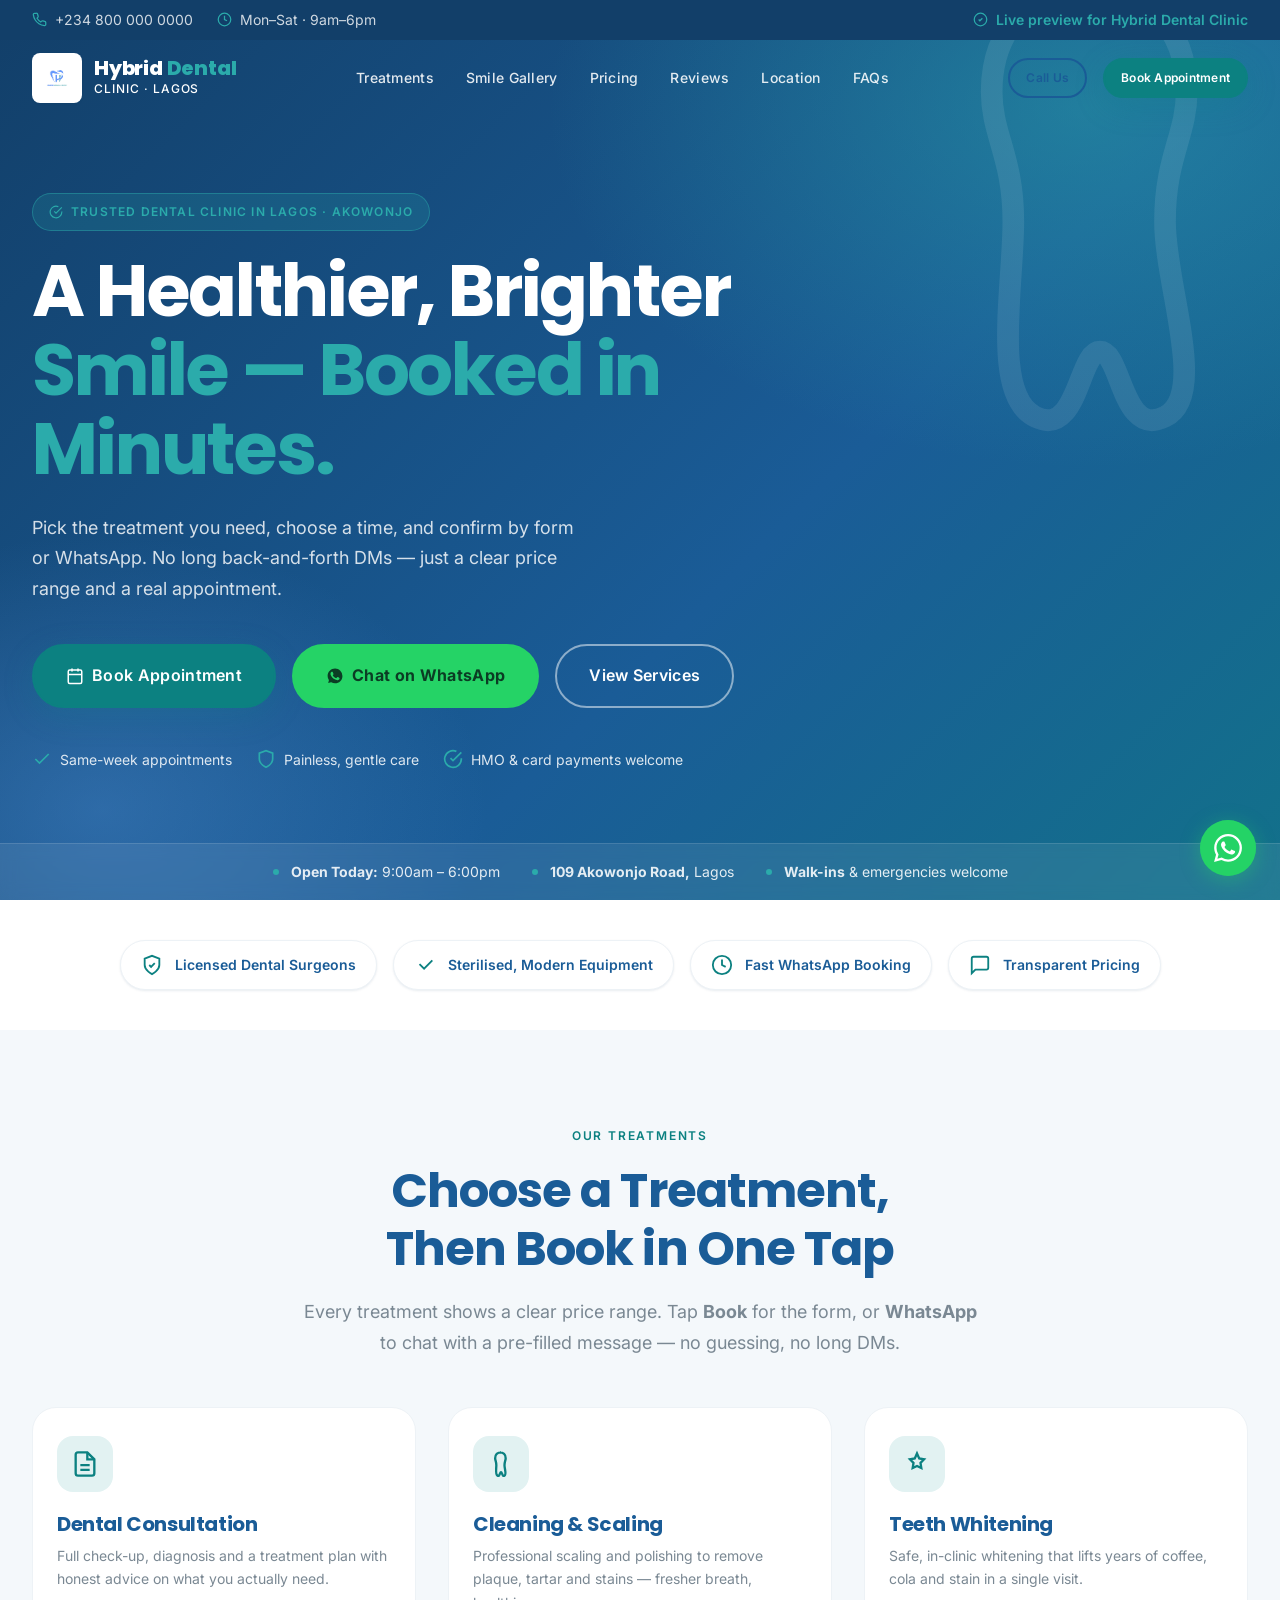
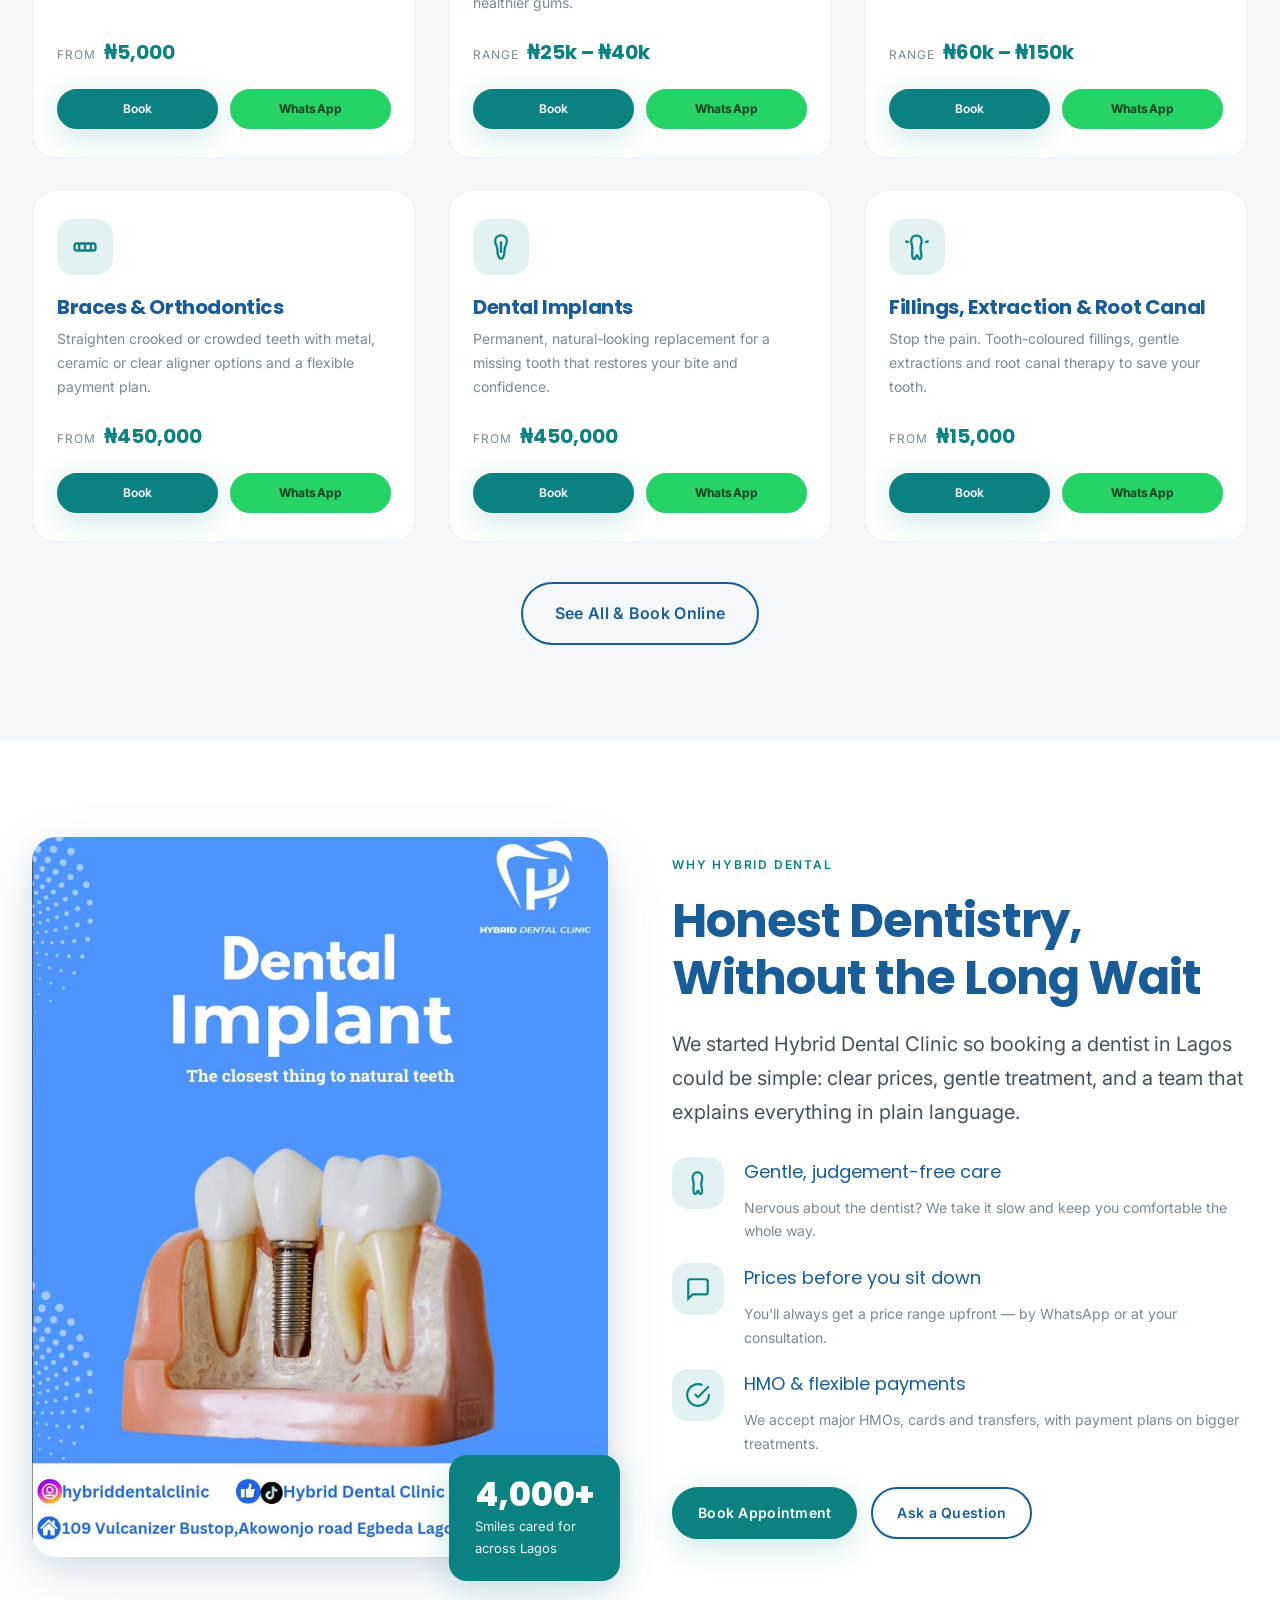
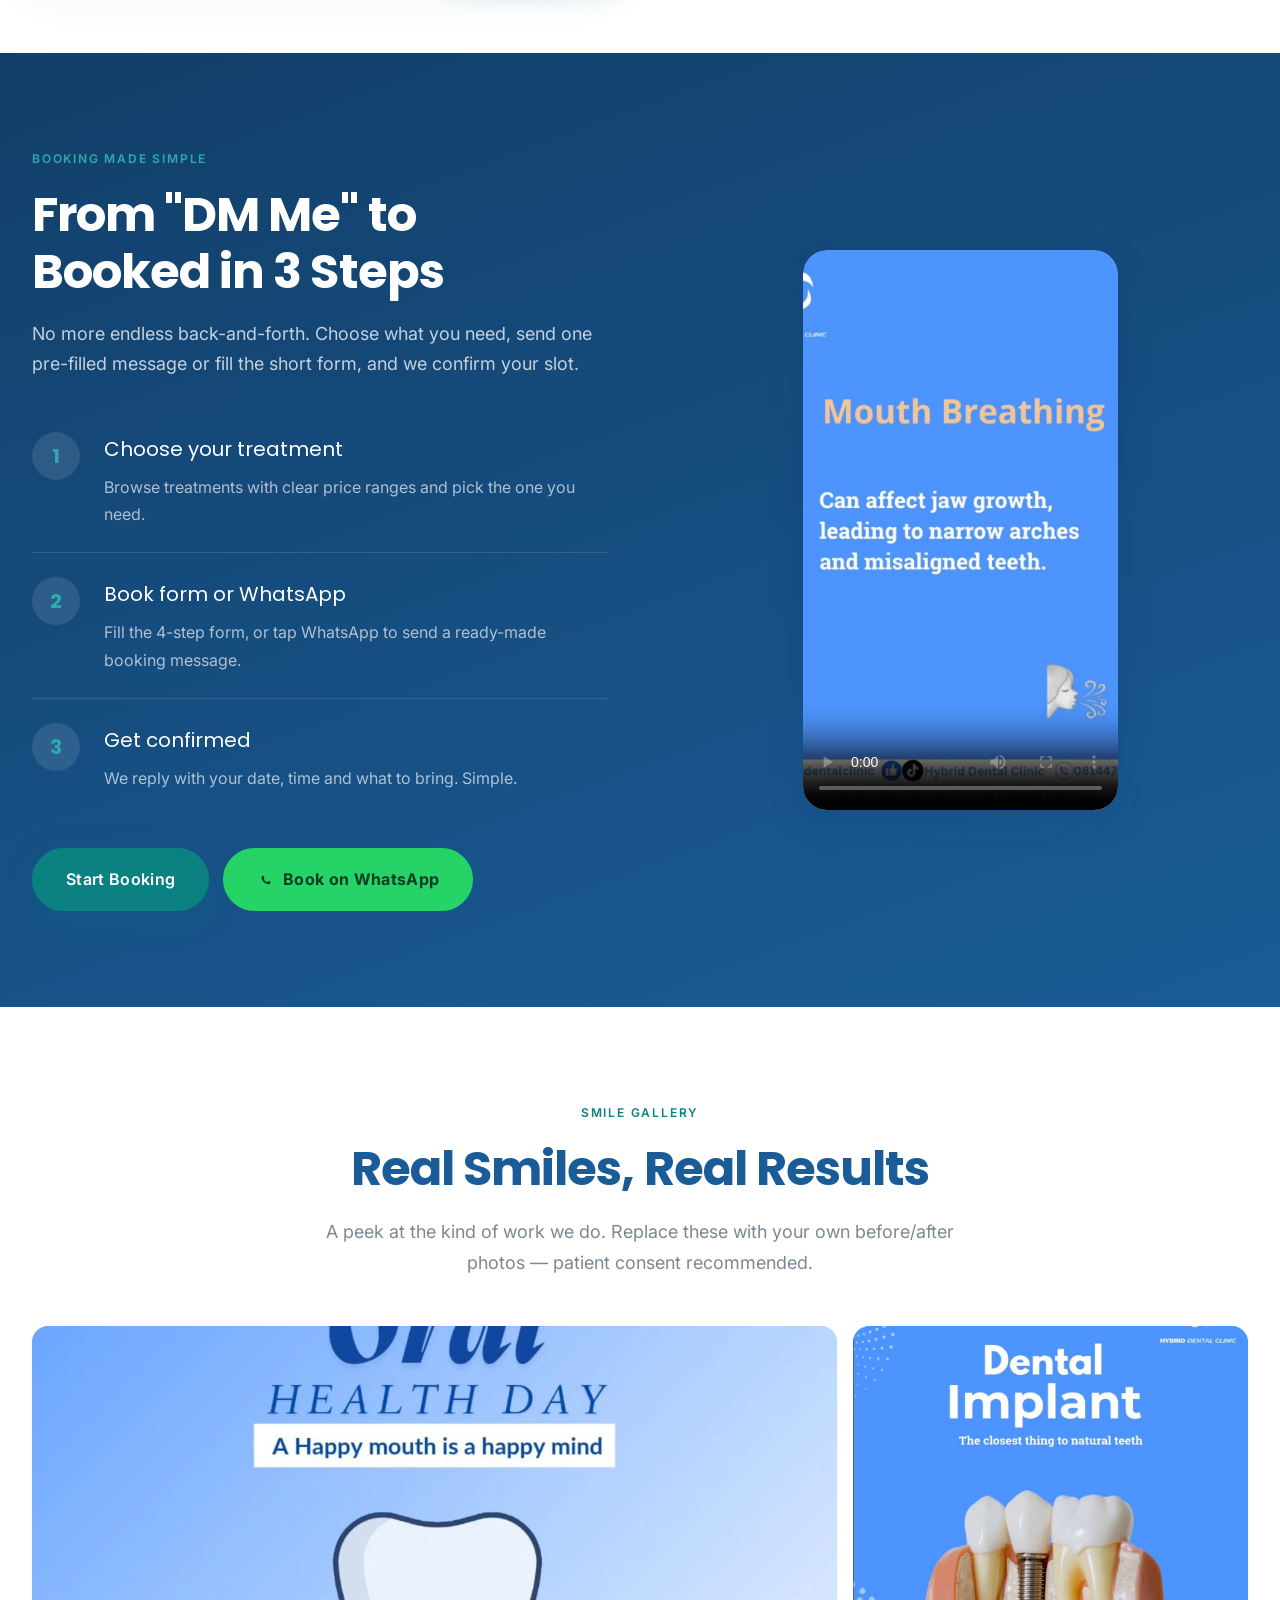
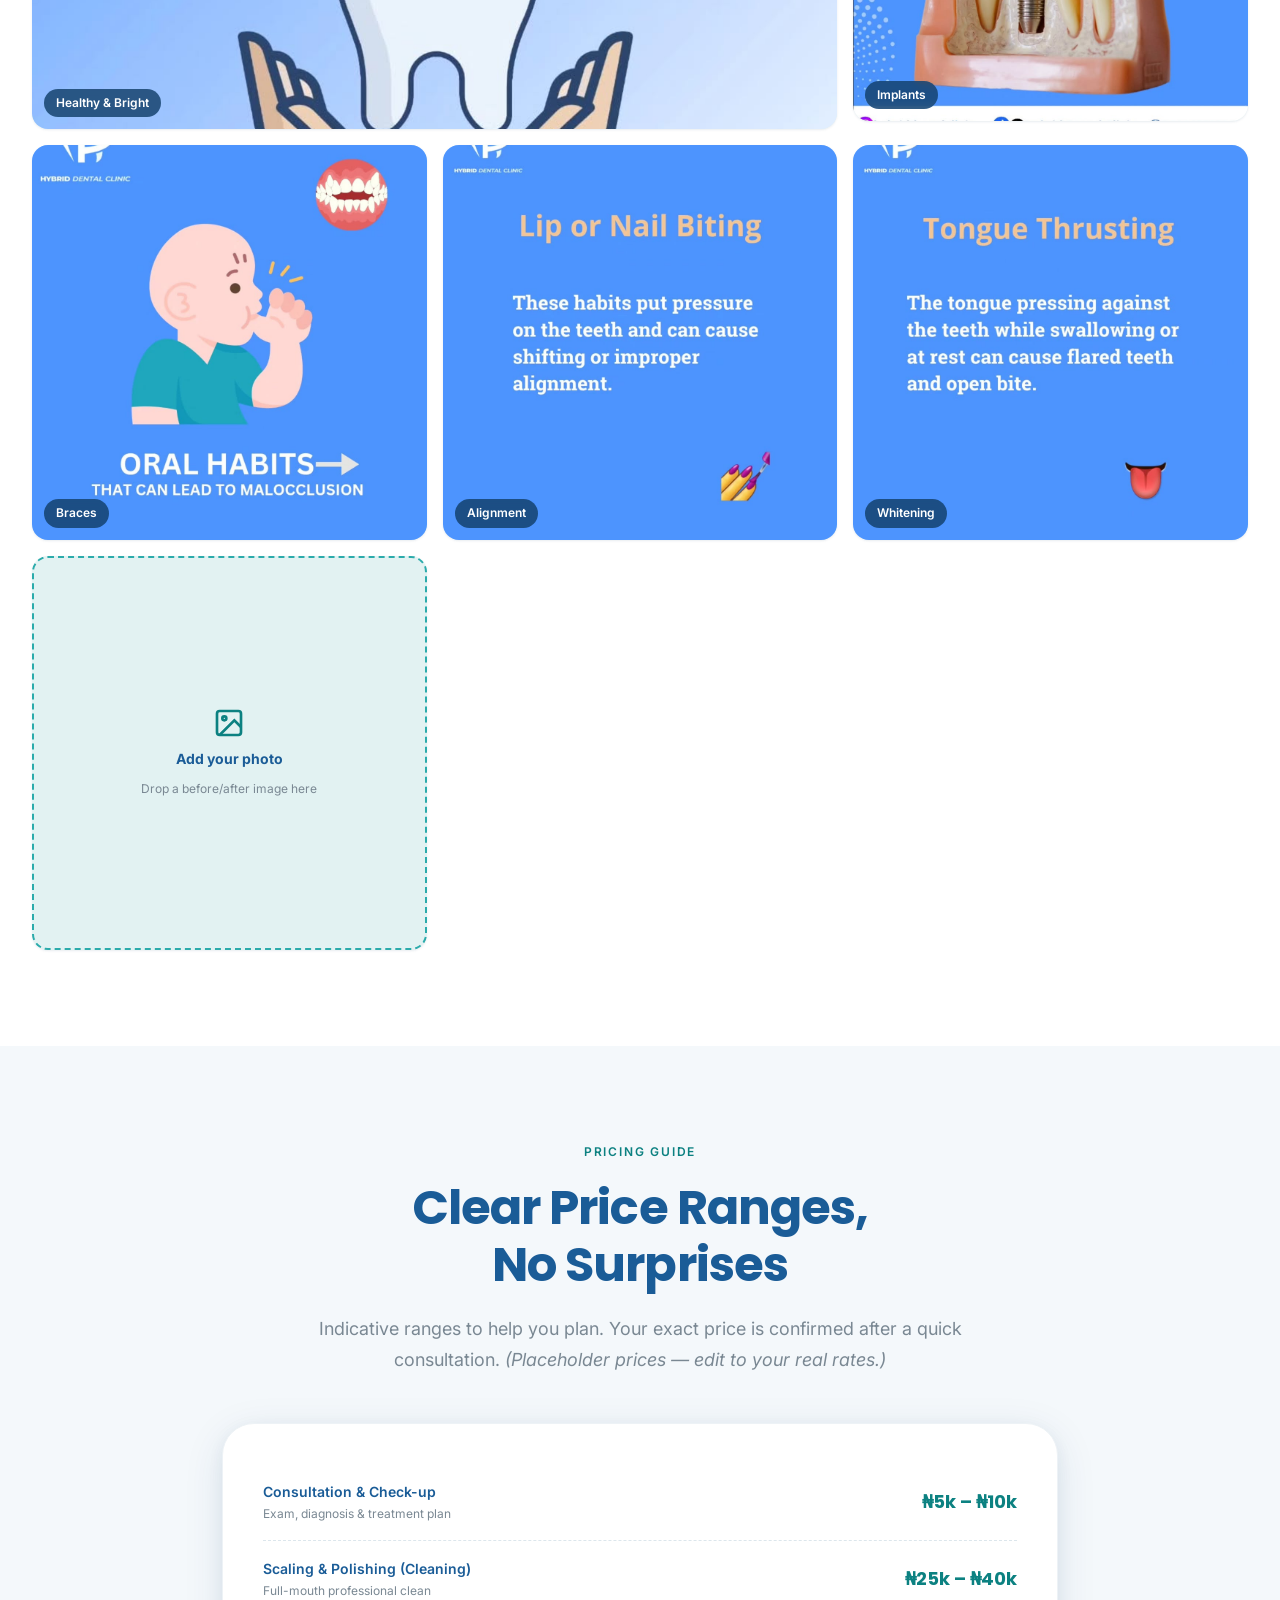
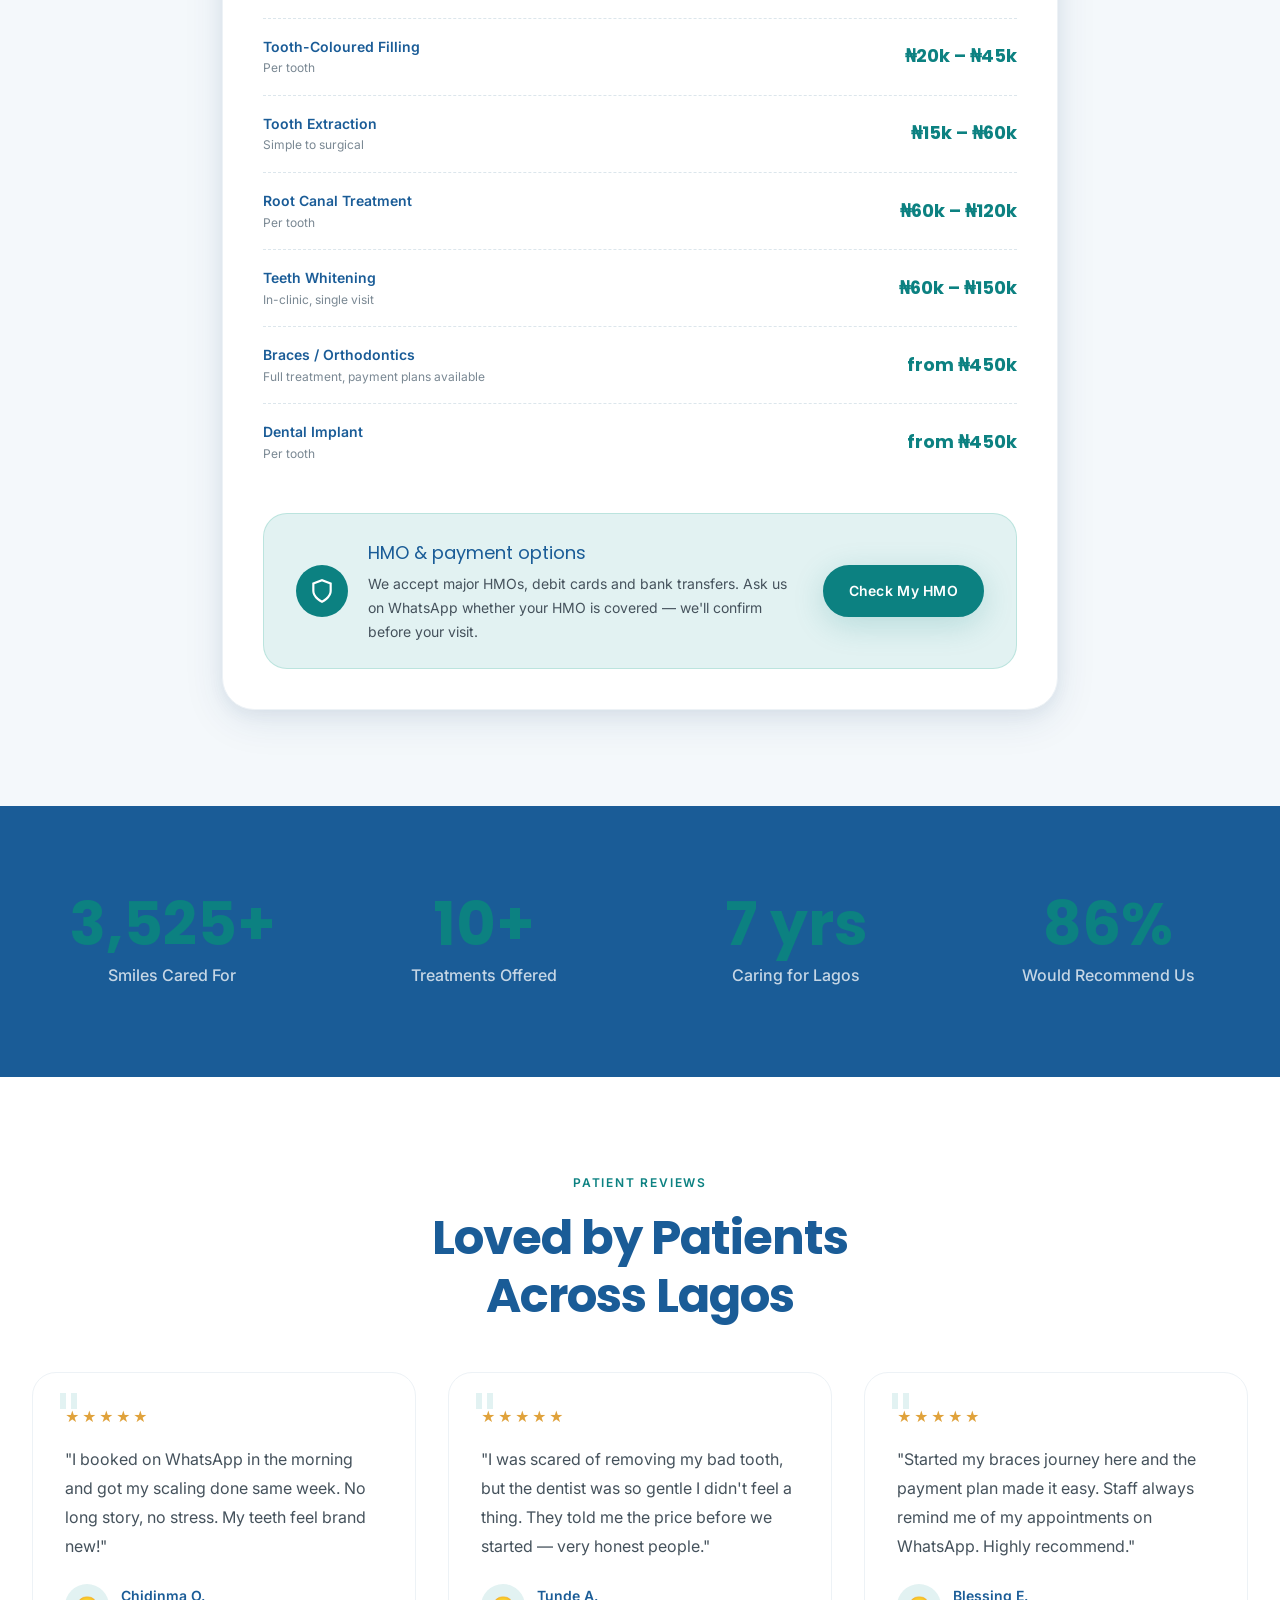
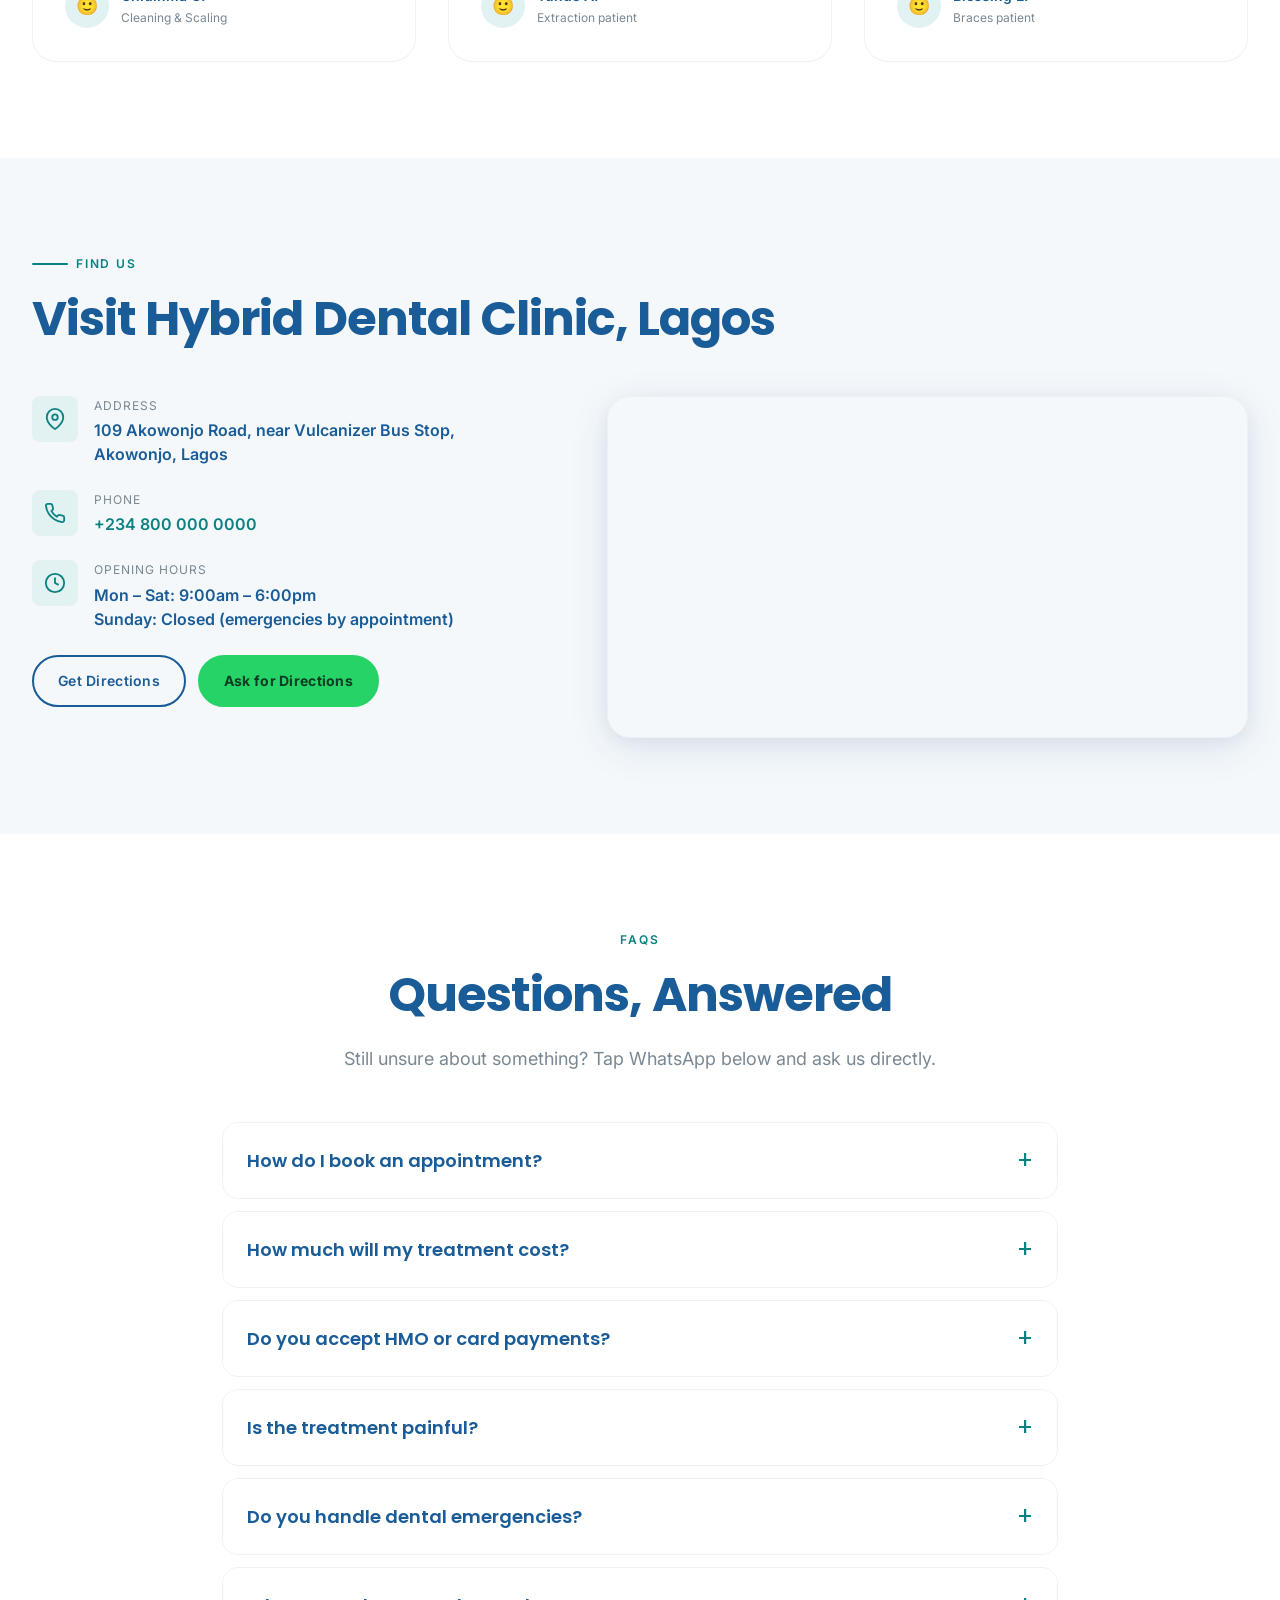
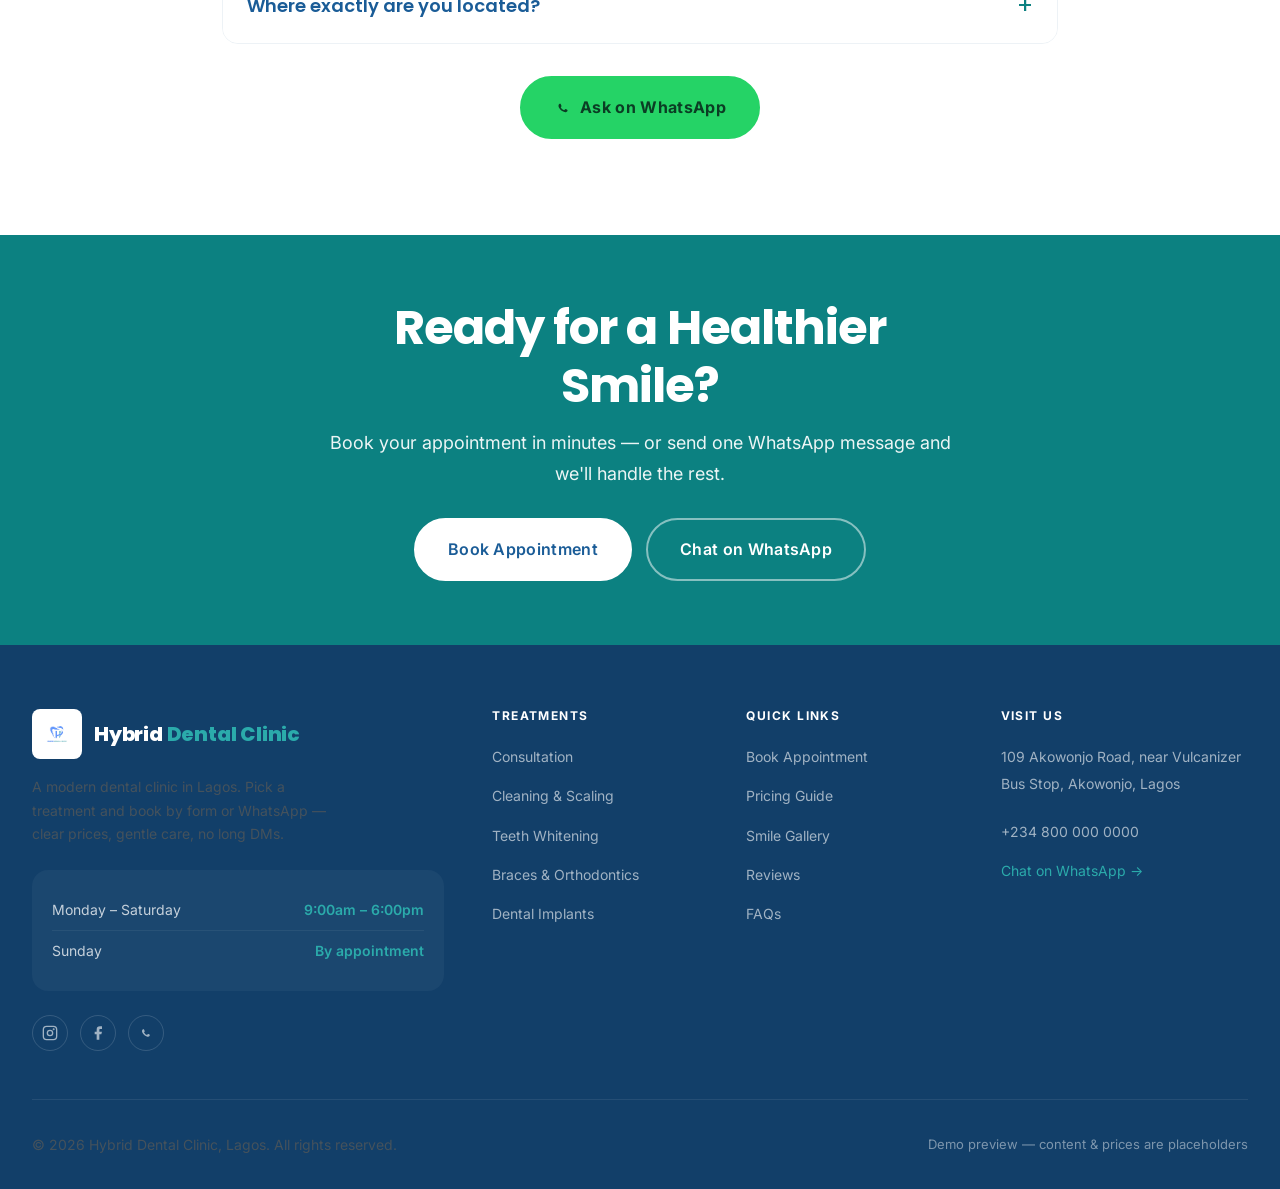
<file: index.html>
<!DOCTYPE html>
<html lang="en">
<head>
  <meta charset="UTF-8" />
  <meta name="viewport" content="width=device-width, initial-scale=1.0" />

  <!-- ===== SEO (built around "Dental clinic in Lagos") ===== -->
  <title>Dental Clinic in Lagos | Hybrid Dental Clinic — Book Online or WhatsApp</title>
  <meta name="description" content="Hybrid Dental Clinic is a modern dental clinic in Lagos (Akowonjo). Teeth cleaning, whitening, braces, implants & more. Pick a treatment and book by form or WhatsApp — no long DMs." />
  <meta name="keywords" content="dental clinic in Lagos, dentist Lagos, teeth cleaning Lagos, teeth whitening Lagos, braces Lagos, dental implants Lagos, Akowonjo dentist" />
  <link rel="canonical" href="https://example.com/prime-dental-clinic-lagos" />
  <meta name="theme-color" content="#1A5C97" />

  <!-- Open Graph / social preview -->
  <meta property="og:title" content="Hybrid Dental Clinic — Dental Clinic in Lagos" />
  <meta property="og:description" content="Pick a treatment and book your dental appointment by form or WhatsApp. Cleaning, whitening, braces, implants & more in Lagos." />
  <meta property="og:type" content="website" />
  <meta property="og:image" content="assets/logo.jpg" />
  <meta property="og:locale" content="en_NG" />

  <link rel="icon" type="image/jpeg" href="assets/logo.jpg" />
  <link rel="apple-touch-icon" href="assets/logo.jpg" />

  <link rel="preconnect" href="https://fonts.googleapis.com" />
  <link rel="preconnect" href="https://fonts.gstatic.com" crossorigin />
  <link href="https://fonts.googleapis.com/css2?family=Poppins:wght@500;600;700;800&family=Inter:wght@400;500;600;700&display=swap" rel="stylesheet" />
  <link rel="stylesheet" href="css/style.css" />

  <!-- ===== Local business structured data (edit details before going live) ===== -->
  <script type="application/ld+json">
  {
    "@context": "https://schema.org",
    "@type": "Dentist",
    "name": "Hybrid Dental Clinic",
    "image": "assets/logo.jpg",
    "description": "Modern dental clinic in Lagos offering consultation, cleaning/scaling, whitening, braces, implants and more.",
    "address": {
      "@type": "PostalAddress",
      "streetAddress": "109 Akowonjo Road (near Vulcanizer Bus Stop)",
      "addressLocality": "Akowonjo, Lagos",
      "addressRegion": "Lagos",
      "addressCountry": "NG"
    },
    "areaServed": "Lagos",
    "telephone": "+2348000000000",
    "priceRange": "₦₦",
    "openingHours": "Mo-Sa 09:00-18:00",
    "url": "https://example.com/prime-dental-clinic-lagos"
  }
  </script>
</head>
<body>

  <!-- TOP UTILITY BAR -->
  <div class="topbar">
    <div class="topbar__inner">
      <div class="topbar__group">
        <span class="topbar__item">
          <svg viewBox="0 0 24 24" fill="none" stroke-width="2"><path d="M22 16.92v3a2 2 0 01-2.18 2 19.79 19.79 0 01-8.63-3.07 19.5 19.5 0 01-6-6 19.79 19.79 0 01-3.07-8.67A2 2 0 014.11 2h3a2 2 0 012 1.72c.13.96.36 1.9.7 2.81a2 2 0 01-.45 2.11L8.09 9.91a16 16 0 006 6l1.27-1.27a2 2 0 012.11-.45c.91.34 1.85.57 2.81.7A2 2 0 0122 16.92z"/></svg>
          <a href="tel:+2348000000000">+234 800 000 0000</a>
        </span>
        <span class="topbar__item">
          <svg viewBox="0 0 24 24" fill="none" stroke-width="2"><circle cx="12" cy="12" r="10"/><path d="M12 6v6l4 2"/></svg>
          Mon–Sat · 9am–6pm
        </span>
      </div>
      <div class="topbar__group">
        <span class="topbar__item" style="color:var(--color-accent-light);font-weight:600;">
          <svg viewBox="0 0 24 24" fill="none" stroke-width="2"><circle cx="12" cy="12" r="10"/><path d="M9 12l2 2 4-4"/></svg>
          Live preview for Hybrid Dental Clinic
        </span>
      </div>
    </div>
  </div>

  <!-- NAVIGATION -->
  <nav class="nav nav--transparent" id="main-nav" data-transparent="true">
    <div class="nav__inner">
      <a href="index.html" class="nav__logo" aria-label="Hybrid Dental Clinic home">
        <img class="brand-mark" src="assets/logo.jpg" alt="Hybrid Dental Clinic logo" width="50" height="50" />
        <div>
          <div class="nav__logo-text">Hybrid<span class="brand-accent"> Dental</span></div>
          <div class="nav__logo-sub">Clinic · Lagos</div>
        </div>
      </a>
      <ul class="nav__links">
        <li><a href="#treatments" class="nav__link">Treatments</a></li>
        <li><a href="#gallery" class="nav__link">Smile Gallery</a></li>
        <li><a href="#pricing" class="nav__link">Pricing</a></li>
        <li><a href="#reviews" class="nav__link">Reviews</a></li>
        <li><a href="#location" class="nav__link">Location</a></li>
        <li><a href="#faqs" class="nav__link">FAQs</a></li>
      </ul>
      <div class="nav__actions">
        <a href="tel:+2348000000000" class="btn btn--secondary btn--sm">Call Us</a>
        <a href="book-appointment.html" class="btn btn--primary btn--sm">Book Appointment</a>
        <button class="nav__menu-btn" id="menu-btn" aria-label="Open menu"><span></span><span></span><span></span></button>
      </div>
    </div>
  </nav>

  <!-- MOBILE NAV -->
  <div class="mobile-nav" id="mobile-nav">
    <button class="mobile-nav__close" id="mobile-nav-close" aria-label="Close menu">✕</button>
    <ul class="mobile-nav__links">
      <li><a href="#treatments" class="mobile-nav__link">Treatments</a></li>
      <li><a href="#gallery" class="mobile-nav__link">Smile Gallery</a></li>
      <li><a href="#pricing" class="mobile-nav__link">Pricing</a></li>
      <li><a href="#reviews" class="mobile-nav__link">Reviews</a></li>
      <li><a href="#location" class="mobile-nav__link">Location</a></li>
      <li><a href="#faqs" class="mobile-nav__link">FAQs</a></li>
      <li><a href="book-appointment.html" class="mobile-nav__link mobile-nav__link--cta">Book Appointment</a></li>
      <li><a href="#" data-wa data-wa-msg="Hello Hybrid Dental Clinic 👋, I'd like to book a dental appointment." class="mobile-nav__link" style="color:#9be7b8;">Chat on WhatsApp</a></li>
    </ul>
  </div>

  <main>

    <!-- =====================================================================
         HERO — clinic-specific promise
    ====================================================================== -->
    <section class="hero">
      <div class="hero__bg hero__bg--gradient"></div>
      <div class="hero__deco" aria-hidden="true">
        <svg viewBox="0 0 24 24" fill="none" stroke="rgba(255,255,255,0.10)" stroke-width="1"><path d="M12 2c-3 0-5 2-5 5 0 2 1 3 1 6s-1 8 1 9 2-3 3-3 1 4 3 3 0-6 0-9 1-4 1-6c0-3-2-5-5-5z"/></svg>
      </div>

      <div class="hero__content">
        <span class="hero__label animate-fade-up">
          <svg width="14" height="14" viewBox="0 0 24 24" fill="none" stroke="currentColor" stroke-width="2"><path d="M22 11.08V12a10 10 0 11-5.93-9.14"/><polyline points="22 4 12 14.01 9 11.01"/></svg>
          Trusted Dental Clinic in Lagos · Akowonjo
        </span>
        <h1 class="hero__title animate-fade-up animate-fade-up--delay-1">
          A Healthier, Brighter
          <span>Smile — Booked in Minutes.</span>
        </h1>
        <p class="hero__subtitle animate-fade-up animate-fade-up--delay-2">
          Pick the treatment you need, choose a time, and confirm by form or WhatsApp.
          No long back-and-forth DMs — just a clear price range and a real appointment.
        </p>
        <div class="hero__actions animate-fade-up animate-fade-up--delay-3">
          <a href="book-appointment.html" class="btn btn--primary btn--lg">
            <svg viewBox="0 0 24 24" fill="none" stroke="currentColor" stroke-width="2"><rect x="3" y="4" width="18" height="18" rx="2"/><line x1="16" y1="2" x2="16" y2="6"/><line x1="8" y1="2" x2="8" y2="6"/><line x1="3" y1="10" x2="21" y2="10"/></svg>
            Book Appointment
          </a>
          <a href="#" data-wa data-wa-msg="Hello Hybrid Dental Clinic 👋, I'd like to book a dental appointment. Please share your next available time." class="btn btn--whatsapp btn--lg">
            <svg viewBox="0 0 24 24"><path d="M17.472 14.382c-.297-.149-1.758-.867-2.03-.967-.273-.099-.471-.148-.67.15-.197.297-.767.966-.94 1.164-.173.199-.347.223-.644.075-.297-.15-1.255-.463-2.39-1.475-.883-.788-1.48-1.761-1.653-2.059-.173-.297-.018-.458.13-.606.134-.133.298-.347.446-.52.149-.174.198-.298.298-.497.099-.198.05-.371-.025-.52-.075-.149-.669-1.612-.916-2.207-.242-.579-.487-.5-.669-.51-.173-.008-.371-.01-.57-.01-.198 0-.52.074-.792.372-.272.297-1.04 1.016-1.04 2.479 0 1.462 1.065 2.875 1.213 3.074.149.198 2.096 3.2 5.077 4.487.709.306 1.262.489 1.694.625.712.227 1.36.195 1.871.118.571-.085 1.758-.719 2.006-1.413.248-.694.248-1.289.173-1.413-.074-.124-.272-.198-.57-.347m-5.421 7.403h-.004a9.87 9.87 0 01-5.031-1.378l-.361-.214-3.741.982.998-3.648-.235-.374a9.86 9.86 0 01-1.51-5.26c.001-5.45 4.436-9.884 9.888-9.884 2.64 0 5.122 1.03 6.988 2.898a9.825 9.825 0 012.893 6.994c-.003 5.45-4.437 9.884-9.885 9.884"/></svg>
            Chat on WhatsApp
          </a>
          <a href="#treatments" class="btn btn--ghost btn--lg">View Services</a>
        </div>

        <div class="hero__trust animate-fade-up animate-fade-up--delay-4">
          <span class="hero__trust-item">
            <svg viewBox="0 0 24 24" fill="none" stroke-width="2"><path d="M20 6L9 17l-5-5"/></svg>
            Same-week appointments
          </span>
          <span class="hero__trust-item">
            <svg viewBox="0 0 24 24" fill="none" stroke-width="2"><path d="M12 22s8-4 8-10V5l-8-3-8 3v7c0 6 8 10 8 10z"/></svg>
            Painless, gentle care
          </span>
          <span class="hero__trust-item">
            <svg viewBox="0 0 24 24" fill="none" stroke-width="2"><path d="M22 11.08V12a10 10 0 11-5.93-9.14"/><polyline points="22 4 12 14.01 9 11.01"/></svg>
            HMO & card payments welcome
          </span>
        </div>
      </div>

      <!-- Info bar -->
      <div class="info-bar" style="position:absolute;bottom:0;left:0;right:0;">
        <div class="info-bar__inner">
          <div class="info-bar__item"><div class="info-bar__dot"></div><span><strong>Open Today:</strong> 9:00am – 6:00pm</span></div>
          <div class="info-bar__item"><div class="info-bar__dot"></div><span><strong>109 Akowonjo Road,</strong> Lagos</span></div>
          <div class="info-bar__item"><div class="info-bar__dot"></div><span><strong>Walk-ins</strong> & emergencies welcome</span></div>
        </div>
      </div>
    </section>

    <!-- =====================================================================
         TRUST BADGES STRIP
    ====================================================================== -->
    <section class="section" style="padding:40px 0;">
      <div class="container">
        <div class="trust-badges reveal">
          <div class="trust-badge"><svg viewBox="0 0 24 24" stroke-width="2"><path d="M12 22s8-4 8-10V5l-8-3-8 3v7c0 6 8 10 8 10z"/><path d="M9 12l2 2 4-4"/></svg><span>Licensed Dental Surgeons</span></div>
          <div class="trust-badge"><svg viewBox="0 0 24 24" stroke-width="2"><path d="M20 7l-9 9-5-5"/></svg><span>Sterilised, Modern Equipment</span></div>
          <div class="trust-badge"><svg viewBox="0 0 24 24" stroke-width="2"><circle cx="12" cy="12" r="10"/><path d="M12 6v6l4 2"/></svg><span>Fast WhatsApp Booking</span></div>
          <div class="trust-badge"><svg viewBox="0 0 24 24" stroke-width="2"><path d="M21 15a2 2 0 01-2 2H7l-4 4V5a2 2 0 012-2h14a2 2 0 012 2z"/></svg><span>Transparent Pricing</span></div>
        </div>
      </div>
    </section>

    <!-- =====================================================================
         TREATMENTS — cards with price ranges + Book / WhatsApp
    ====================================================================== -->
    <section class="section section--warm" id="treatments">
      <div class="container">
        <div class="section-header section-header--center reveal">
          <span class="section-header__label">Our Treatments</span>
          <h2 class="section-header__title">Choose a Treatment,<br>Then Book in One Tap</h2>
          <p class="section-header__desc">Every treatment shows a clear price range. Tap <strong>Book</strong> for the form, or <strong>WhatsApp</strong> to chat with a pre-filled message — no guessing, no long DMs.</p>
        </div>

        <div class="grid grid-3 reveal">

          <!-- Consultation -->
          <div class="treatment-card">
            <div class="treatment-card__icon"><svg viewBox="0 0 24 24" stroke-width="2"><path d="M14 2H6a2 2 0 00-2 2v16a2 2 0 002 2h12a2 2 0 002-2V8z"/><polyline points="14 2 14 8 20 8"/><line x1="16" y1="13" x2="8" y2="13"/><line x1="16" y1="17" x2="8" y2="17"/></svg></div>
            <h3 class="treatment-card__title">Dental Consultation</h3>
            <p class="treatment-card__desc">Full check-up, diagnosis and a treatment plan with honest advice on what you actually need.</p>
            <div class="treatment-card__price"><span class="treatment-card__price-label">From</span><span class="treatment-card__price-value">₦5,000</span></div>
            <div class="treatment-card__actions">
              <a href="book-appointment.html#consultation" class="btn btn--primary btn--sm">Book</a>
              <a href="#" data-wa data-wa-service="Dental Consultation" class="btn btn--whatsapp btn--sm">WhatsApp</a>
            </div>
          </div>

          <!-- Cleaning / Scaling -->
          <div class="treatment-card">
            <div class="treatment-card__icon"><svg viewBox="0 0 24 24" stroke-width="2"><path d="M12 2c-3 0-5 2-5 5 0 2 1 3 1 6s-1 8 1 9 2-3 3-3 1 4 3 3 0-6 0-9 1-4 1-6c0-3-2-5-5-5z"/></svg></div>
            <h3 class="treatment-card__title">Cleaning &amp; Scaling</h3>
            <p class="treatment-card__desc">Professional scaling and polishing to remove plaque, tartar and stains — fresher breath, healthier gums.</p>
            <div class="treatment-card__price"><span class="treatment-card__price-label">Range</span><span class="treatment-card__price-value">₦25k – ₦40k</span></div>
            <div class="treatment-card__actions">
              <a href="book-appointment.html#cleaning" class="btn btn--primary btn--sm">Book</a>
              <a href="#" data-wa data-wa-service="Cleaning & Scaling" class="btn btn--whatsapp btn--sm">WhatsApp</a>
            </div>
          </div>

          <!-- Whitening -->
          <div class="treatment-card">
            <div class="treatment-card__icon"><svg viewBox="0 0 24 24" stroke-width="2"><path d="M12 3l1.9 4.3L18 8l-3 3 0.7 4.5L12 13.7 8.3 15.5 9 11 6 8l4.1-0.7z"/></svg></div>
            <h3 class="treatment-card__title">Teeth Whitening</h3>
            <p class="treatment-card__desc">Safe, in-clinic whitening that lifts years of coffee, cola and stain in a single visit.</p>
            <div class="treatment-card__price"><span class="treatment-card__price-label">Range</span><span class="treatment-card__price-value">₦60k – ₦150k</span></div>
            <div class="treatment-card__actions">
              <a href="book-appointment.html#whitening" class="btn btn--primary btn--sm">Book</a>
              <a href="#" data-wa data-wa-service="Teeth Whitening" class="btn btn--whatsapp btn--sm">WhatsApp</a>
            </div>
          </div>

          <!-- Braces / Orthodontics -->
          <div class="treatment-card">
            <div class="treatment-card__icon"><svg viewBox="0 0 24 24" stroke-width="2"><rect x="3" y="9" width="18" height="6" rx="2"/><line x1="7" y1="9" x2="7" y2="15"/><line x1="12" y1="9" x2="12" y2="15"/><line x1="17" y1="9" x2="17" y2="15"/></svg></div>
            <h3 class="treatment-card__title">Braces &amp; Orthodontics</h3>
            <p class="treatment-card__desc">Straighten crooked or crowded teeth with metal, ceramic or clear aligner options and a flexible payment plan.</p>
            <div class="treatment-card__price"><span class="treatment-card__price-label">From</span><span class="treatment-card__price-value">₦450,000</span></div>
            <div class="treatment-card__actions">
              <a href="book-appointment.html#braces" class="btn btn--primary btn--sm">Book</a>
              <a href="#" data-wa data-wa-service="Braces / Orthodontics" class="btn btn--whatsapp btn--sm">WhatsApp</a>
            </div>
          </div>

          <!-- Implants -->
          <div class="treatment-card">
            <div class="treatment-card__icon"><svg viewBox="0 0 24 24" stroke-width="2"><path d="M12 2c-3 0-5 2-5 5 0 3 2 4 2 8 0 3 1 7 3 7s3-4 3-7c0-4 2-5 2-8 0-3-2-5-5-5z"/><line x1="12" y1="7" x2="12" y2="17"/></svg></div>
            <h3 class="treatment-card__title">Dental Implants</h3>
            <p class="treatment-card__desc">Permanent, natural-looking replacement for a missing tooth that restores your bite and confidence.</p>
            <div class="treatment-card__price"><span class="treatment-card__price-label">From</span><span class="treatment-card__price-value">₦450,000</span></div>
            <div class="treatment-card__actions">
              <a href="book-appointment.html#implants" class="btn btn--primary btn--sm">Book</a>
              <a href="#" data-wa data-wa-service="Dental Implants" class="btn btn--whatsapp btn--sm">WhatsApp</a>
            </div>
          </div>

          <!-- Extraction / Fillings / Root canal -->
          <div class="treatment-card">
            <div class="treatment-card__icon"><svg viewBox="0 0 24 24" stroke-width="2"><path d="M12 2c-3 0-5 2-5 5 0 2 1 3 1 6s-1 8 1 9 2-3 3-3 1 4 3 3 0-6 0-9 1-4 1-6c0-3-2-5-5-5z"/><path d="M2 7l3 1M22 7l-3 1"/></svg></div>
            <h3 class="treatment-card__title">Fillings, Extraction &amp; Root Canal</h3>
            <p class="treatment-card__desc">Stop the pain. Tooth-coloured fillings, gentle extractions and root canal therapy to save your tooth.</p>
            <div class="treatment-card__price"><span class="treatment-card__price-label">From</span><span class="treatment-card__price-value">₦15,000</span></div>
            <div class="treatment-card__actions">
              <a href="book-appointment.html#fillings" class="btn btn--primary btn--sm">Book</a>
              <a href="#" data-wa data-wa-service="Filling / Extraction / Root Canal" class="btn btn--whatsapp btn--sm">WhatsApp</a>
            </div>
          </div>

        </div>

        <div class="text-center mt-10 reveal">
          <a href="book-appointment.html" class="btn btn--secondary btn--lg">See All &amp; Book Online</a>
        </div>
      </div>
    </section>

    <!-- =====================================================================
         WHY US / CREDIBILITY + STATS
    ====================================================================== -->
    <section class="section">
      <div class="container">
        <div style="display:grid;grid-template-columns:1fr 1fr;gap:64px;align-items:center;" class="reveal about-grid">
          <div style="position:relative;">
            <div style="border-radius:24px;overflow:hidden;box-shadow:var(--shadow-xl);">
              <img src="assets/gallery/implants.jpg" alt="Dentist explaining a dental implant to a patient" style="width:100%;height:100%;object-fit:cover;" />
            </div>
            <div style="position:absolute;bottom:-24px;right:-12px;background:var(--color-accent);border-radius:18px;padding:22px 26px;box-shadow:var(--shadow-accent);">
              <div style="font-family:'Poppins',sans-serif;font-size:34px;font-weight:800;color:white;line-height:1;">4,000+</div>
              <div style="font-size:13px;color:rgba(255,255,255,0.92);margin-top:4px;">Smiles cared for<br>across Lagos</div>
            </div>
          </div>

          <div>
            <span class="section-header__label">Why Hybrid Dental</span>
            <h2 style="margin-bottom:20px;">Honest Dentistry,<br>Without the Long Wait</h2>
            <p class="text-lead" style="margin-bottom:28px;">
              We started Hybrid Dental Clinic so booking a dentist in Lagos could be simple:
              clear prices, gentle treatment, and a team that explains everything in plain language.
            </p>
            <div style="display:flex;flex-direction:column;gap:20px;margin-bottom:32px;">
              <div class="feature">
                <div class="feature__icon"><svg viewBox="0 0 24 24" stroke-width="2"><path d="M12 2c-3 0-5 2-5 5 0 2 1 3 1 6s-1 8 1 9 2-3 3-3 1 4 3 3 0-6 0-9 1-4 1-6c0-3-2-5-5-5z"/></svg></div>
                <div><div class="feature__title">Gentle, judgement-free care</div><div class="feature__desc">Nervous about the dentist? We take it slow and keep you comfortable the whole way.</div></div>
              </div>
              <div class="feature">
                <div class="feature__icon"><svg viewBox="0 0 24 24" stroke-width="2"><path d="M21 15a2 2 0 01-2 2H7l-4 4V5a2 2 0 012-2h14a2 2 0 012 2z"/></svg></div>
                <div><div class="feature__title">Prices before you sit down</div><div class="feature__desc">You'll always get a price range upfront — by WhatsApp or at your consultation.</div></div>
              </div>
              <div class="feature">
                <div class="feature__icon"><svg viewBox="0 0 24 24" stroke-width="2"><path d="M22 11.08V12a10 10 0 11-5.93-9.14"/><polyline points="22 4 12 14.01 9 11.01"/></svg></div>
                <div><div class="feature__title">HMO &amp; flexible payments</div><div class="feature__desc">We accept major HMOs, cards and transfers, with payment plans on bigger treatments.</div></div>
              </div>
            </div>
            <div style="display:flex;gap:14px;flex-wrap:wrap;">
              <a href="book-appointment.html" class="btn btn--primary">Book Appointment</a>
              <a href="#" data-wa data-wa-msg="Hello Hybrid Dental Clinic 👋, I have a question about your dental services." class="btn btn--secondary">Ask a Question</a>
            </div>
          </div>
        </div>
      </div>
    </section>

    <!-- =====================================================================
         HOW BOOKING WORKS (dark) — the WhatsApp-to-book flow
    ====================================================================== -->
    <section class="section" style="background:linear-gradient(160deg,#123F69 0%,#1A5C97 100%);">
      <div class="container">
        <div style="display:grid;grid-template-columns:1fr 1fr;gap:64px;align-items:center;" class="reveal about-grid">
          <div>
            <span class="section-header__label" style="color:var(--color-accent-light);">Booking Made Simple</span>
            <h2 style="color:white;margin-bottom:18px;">From "DM Me" to<br>Booked in 3 Steps</h2>
            <p style="color:rgba(255,255,255,0.75);font-size:18px;line-height:1.7;margin-bottom:28px;">
              No more endless back-and-forth. Choose what you need, send one pre-filled message
              or fill the short form, and we confirm your slot.
            </p>
            <div class="steps steps--light" style="margin-bottom:32px;">
              <div class="step">
                <div class="step__number">1</div>
                <div class="step__content"><div class="step__title">Choose your treatment</div><div class="step__desc">Browse treatments with clear price ranges and pick the one you need.</div></div>
              </div>
              <div class="step">
                <div class="step__number">2</div>
                <div class="step__content"><div class="step__title">Book form or WhatsApp</div><div class="step__desc">Fill the 4-step form, or tap WhatsApp to send a ready-made booking message.</div></div>
              </div>
              <div class="step" style="border-color:transparent;">
                <div class="step__number">3</div>
                <div class="step__content"><div class="step__title">Get confirmed</div><div class="step__desc">We reply with your date, time and what to bring. Simple.</div></div>
              </div>
            </div>
            <div style="display:flex;gap:14px;flex-wrap:wrap;">
              <a href="book-appointment.html" class="btn btn--primary btn--lg">Start Booking</a>
              <a href="#" data-wa data-wa-msg="Hello Hybrid Dental Clinic 👋, I'd like to book an appointment." class="btn btn--whatsapp btn--lg">
                <svg viewBox="0 0 24 24"><path d="M17.472 14.382c-.297-.149-1.758-.867-2.03-.967-.273-.099-.471-.148-.67.15-.197.297-.767.966-.94 1.164-.173.199-.347.223-.644.075-.297-.15-1.255-.463-2.39-1.475-.883-.788-1.48-1.761-1.653-2.059-.173-.297-.018-.458.13-.606.134-.133.298-.347.446-.52.149-.174.198-.298.298-.497.099-.198.05-.371-.025-.52-.075-.149-.669-1.612-.916-2.207-.242-.579-.487-.5-.669-.51-.173-.008-.371-.01-.57-.01-.198 0-.52.074-.792.372-.272.297-1.04 1.016-1.04 2.479 0 1.462 1.065 2.875 1.213 3.074.149.198 2.096 3.2 5.077 4.487.709.306 1.262.489 1.694.625.712.227 1.36.195 1.871.118.571-.085 1.758-.719 2.006-1.413.248-.694.248-1.289.173-1.413-.074-.124-.272-.198-.57-.347"/></svg>
                Book on WhatsApp
              </a>
            </div>
          </div>

          <div class="video-card" style="aspect-ratio:9/16;max-height:560px;margin:0 auto;">
            <video src="assets/video/patient-testimonial.mp4" controls preload="metadata" playsinline poster="assets/gallery/braces-2.jpg" style="height:100%;"></video>
          </div>
        </div>
      </div>
    </section>

    <!-- =====================================================================
         SMILE GALLERY (placeholders — swap for real before/after photos)
    ====================================================================== -->
    <section class="section" id="gallery">
      <div class="container">
        <div class="section-header section-header--center reveal">
          <span class="section-header__label">Smile Gallery</span>
          <h2 class="section-header__title">Real Smiles, Real Results</h2>
          <p class="section-header__desc">A peek at the kind of work we do. Replace these with your own before/after photos — patient consent recommended.</p>
        </div>

        <div class="gallery-grid reveal">
          <div class="gallery-item gallery-item--wide">
            <img src="assets/gallery/oral-health.jpg" alt="Bright healthy smile after dental care" loading="lazy" />
            <span class="gallery-item__tag">Healthy &amp; Bright</span>
          </div>
          <div class="gallery-item">
            <img src="assets/gallery/implants.jpg" alt="Dental implant result" loading="lazy" />
            <span class="gallery-item__tag">Implants</span>
          </div>
          <div class="gallery-item">
            <img src="assets/gallery/braces-1.jpg" alt="Orthodontic / braces case" loading="lazy" />
            <span class="gallery-item__tag">Braces</span>
          </div>
          <div class="gallery-item">
            <img src="assets/gallery/braces-3.jpg" alt="Teeth alignment case" loading="lazy" />
            <span class="gallery-item__tag">Alignment</span>
          </div>
          <div class="gallery-item">
            <img src="assets/gallery/braces-4.jpg" alt="Smile makeover case" loading="lazy" />
            <span class="gallery-item__tag">Whitening</span>
          </div>
          <div class="gallery-item gallery-item--placeholder">
            <svg viewBox="0 0 24 24" stroke-width="2"><rect x="3" y="3" width="18" height="18" rx="2"/><circle cx="8.5" cy="8.5" r="1.5"/><path d="M21 15l-5-5L5 21"/></svg>
            <strong style="color:var(--color-primary);font-size:14px;">Add your photo</strong>
            <span>Drop a before/after image here</span>
          </div>
        </div>
      </div>
    </section>

    <!-- =====================================================================
         PRICING — ranges + HMO note
    ====================================================================== -->
    <section class="section section--warm" id="pricing">
      <div class="container container--narrow">
        <div class="section-header section-header--center reveal">
          <span class="section-header__label">Pricing Guide</span>
          <h2 class="section-header__title">Clear Price Ranges,<br>No Surprises</h2>
          <p class="section-header__desc">Indicative ranges to help you plan. Your exact price is confirmed after a quick consultation. <em>(Placeholder prices — edit to your real rates.)</em></p>
        </div>

        <div class="form-card reveal">
          <div class="price-list">
            <div class="price-item"><div><div class="price-item__name">Consultation &amp; Check-up</div><div class="price-item__desc">Exam, diagnosis &amp; treatment plan</div></div><div class="price-item__value">₦5k – ₦10k</div></div>
            <div class="price-item"><div><div class="price-item__name">Scaling &amp; Polishing (Cleaning)</div><div class="price-item__desc">Full-mouth professional clean</div></div><div class="price-item__value">₦25k – ₦40k</div></div>
            <div class="price-item"><div><div class="price-item__name">Tooth-Coloured Filling</div><div class="price-item__desc">Per tooth</div></div><div class="price-item__value">₦20k – ₦45k</div></div>
            <div class="price-item"><div><div class="price-item__name">Tooth Extraction</div><div class="price-item__desc">Simple to surgical</div></div><div class="price-item__value">₦15k – ₦60k</div></div>
            <div class="price-item"><div><div class="price-item__name">Root Canal Treatment</div><div class="price-item__desc">Per tooth</div></div><div class="price-item__value">₦60k – ₦120k</div></div>
            <div class="price-item"><div><div class="price-item__name">Teeth Whitening</div><div class="price-item__desc">In-clinic, single visit</div></div><div class="price-item__value">₦60k – ₦150k</div></div>
            <div class="price-item"><div><div class="price-item__name">Braces / Orthodontics</div><div class="price-item__desc">Full treatment, payment plans available</div></div><div class="price-item__value">from ₦450k</div></div>
            <div class="price-item"><div><div class="price-item__name">Dental Implant</div><div class="price-item__desc">Per tooth</div></div><div class="price-item__value">from ₦450k</div></div>
          </div>

          <div class="callout callout--info mt-8">
            <div class="callout__icon"><svg viewBox="0 0 24 24" stroke-width="2"><path d="M12 22s8-4 8-10V5l-8-3-8 3v7c0 6 8 10 8 10z"/></svg></div>
            <div class="callout__body">
              <div class="callout__title">HMO &amp; payment options</div>
              <div class="callout__text">We accept major HMOs, debit cards and bank transfers. Ask us on WhatsApp whether your HMO is covered — we'll confirm before your visit.</div>
            </div>
            <a href="#" data-wa data-wa-msg="Hello Hybrid Dental Clinic 👋, please confirm if you accept my HMO. My HMO is: " class="btn btn--primary">Check My HMO</a>
          </div>
        </div>
      </div>
    </section>

    <!-- =====================================================================
         STATS
    ====================================================================== -->
    <section class="section" style="background:var(--color-primary);padding:56px 0;">
      <div class="container">
        <div class="grid grid-4">
          <div class="stat-card reveal"><div class="stat-card__number" data-count="4000" data-suffix="+">4000+</div><div class="stat-card__label" style="color:rgba(255,255,255,0.75);">Smiles Cared For</div></div>
          <div class="stat-card reveal"><div class="stat-card__number" data-count="12" data-suffix="+">12+</div><div class="stat-card__label" style="color:rgba(255,255,255,0.75);">Treatments Offered</div></div>
          <div class="stat-card reveal"><div class="stat-card__number" data-count="9" data-suffix=" yrs">9 yrs</div><div class="stat-card__label" style="color:rgba(255,255,255,0.75);">Caring for Lagos</div></div>
          <div class="stat-card reveal"><div class="stat-card__number" data-count="98" data-suffix="%">98%</div><div class="stat-card__label" style="color:rgba(255,255,255,0.75);">Would Recommend Us</div></div>
        </div>
      </div>
    </section>

    <!-- =====================================================================
         TESTIMONIALS
    ====================================================================== -->
    <section class="section" id="reviews">
      <div class="container">
        <div class="section-header section-header--center reveal">
          <span class="section-header__label">Patient Reviews</span>
          <h2 class="section-header__title">Loved by Patients<br>Across Lagos</h2>
        </div>
        <div class="grid grid-3 reveal">
          <div class="testimonial">
            <div class="testimonial__stars">★★★★★</div>
            <p class="testimonial__text">"I booked on WhatsApp in the morning and got my scaling done same week. No long story, no stress. My teeth feel brand new!"</p>
            <div class="testimonial__author"><div class="testimonial__avatar-placeholder">🙂</div><div><div class="testimonial__name">Chidinma O.</div><div class="testimonial__role">Cleaning &amp; Scaling</div></div></div>
          </div>
          <div class="testimonial">
            <div class="testimonial__stars">★★★★★</div>
            <p class="testimonial__text">"I was scared of removing my bad tooth, but the dentist was so gentle I didn't feel a thing. They told me the price before we started — very honest people."</p>
            <div class="testimonial__author"><div class="testimonial__avatar-placeholder">🙂</div><div><div class="testimonial__name">Tunde A.</div><div class="testimonial__role">Extraction patient</div></div></div>
          </div>
          <div class="testimonial">
            <div class="testimonial__stars">★★★★★</div>
            <p class="testimonial__text">"Started my braces journey here and the payment plan made it easy. Staff always remind me of my appointments on WhatsApp. Highly recommend."</p>
            <div class="testimonial__author"><div class="testimonial__avatar-placeholder">🙂</div><div><div class="testimonial__name">Blessing E.</div><div class="testimonial__role">Braces patient</div></div></div>
          </div>
        </div>
      </div>
    </section>

    <!-- =====================================================================
         LOCATION / MAP
    ====================================================================== -->
    <section class="section section--warm" id="location">
      <div class="container">
        <div class="section-header reveal">
          <span class="section-header__label"><span class="chip-line"></span>Find Us</span>
          <h2 class="section-header__title">Visit Hybrid Dental Clinic, Lagos</h2>
        </div>

        <div style="display:grid;grid-template-columns:1fr 1.2fr;gap:40px;align-items:stretch;" class="reveal about-grid">
          <div>
            <div class="contact-detail">
              <div class="contact-detail__icon"><svg viewBox="0 0 24 24" stroke-width="2"><path d="M21 10c0 7-9 13-9 13s-9-6-9-13a9 9 0 0118 0z"/><circle cx="12" cy="10" r="3"/></svg></div>
              <div><div class="contact-detail__label">Address</div><div class="contact-detail__value">109 Akowonjo Road, near Vulcanizer Bus Stop,<br>Akowonjo, Lagos</div></div>
            </div>
            <div class="contact-detail">
              <div class="contact-detail__icon"><svg viewBox="0 0 24 24" stroke-width="2"><path d="M22 16.92v3a2 2 0 01-2.18 2 19.79 19.79 0 01-8.63-3.07 19.5 19.5 0 01-6-6 19.79 19.79 0 01-3.07-8.67A2 2 0 014.11 2h3a2 2 0 012 1.72c.13.96.36 1.9.7 2.81a2 2 0 01-.45 2.11L8.09 9.91a16 16 0 006 6l1.27-1.27a2 2 0 012.11-.45c.91.34 1.85.57 2.81.7A2 2 0 0122 16.92z"/></svg></div>
              <div><div class="contact-detail__label">Phone</div><div class="contact-detail__value"><a href="tel:+2348000000000">+234 800 000 0000</a></div></div>
            </div>
            <div class="contact-detail">
              <div class="contact-detail__icon"><svg viewBox="0 0 24 24" stroke-width="2"><circle cx="12" cy="12" r="10"/><path d="M12 6v6l4 2"/></svg></div>
              <div><div class="contact-detail__label">Opening Hours</div><div class="contact-detail__value">Mon – Sat: 9:00am – 6:00pm<br>Sunday: Closed (emergencies by appointment)</div></div>
            </div>
            <div style="display:flex;gap:12px;flex-wrap:wrap;margin-top:24px;">
              <a href="https://www.google.com/maps/search/?api=1&query=Akowonjo+Road+Lagos" target="_blank" rel="noopener" class="btn btn--secondary">Get Directions</a>
              <a href="#" data-wa data-wa-msg="Hello Hybrid Dental Clinic 👋, please share your exact location / landmark. I'd like to visit." class="btn btn--whatsapp">Ask for Directions</a>
            </div>
          </div>

          <div class="map-embed">
            <iframe
              title="Hybrid Dental Clinic location on Google Maps"
              src="https://www.google.com/maps?q=Akowonjo%20Road%2C%20Lagos&output=embed"
              loading="lazy" referrerpolicy="no-referrer-when-downgrade" allowfullscreen></iframe>
          </div>
        </div>
      </div>
    </section>

    <!-- =====================================================================
         FAQs
    ====================================================================== -->
    <section class="section" id="faqs">
      <div class="container container--narrow">
        <div class="section-header section-header--center reveal">
          <span class="section-header__label">FAQs</span>
          <h2 class="section-header__title">Questions, Answered</h2>
          <p class="section-header__desc">Still unsure about something? Tap WhatsApp below and ask us directly.</p>
        </div>

        <div class="accordion reveal">
          <div class="accordion__item">
            <button class="accordion__btn" type="button">How do I book an appointment?</button>
            <div class="accordion__panel"><div class="accordion__panel-inner">Two easy ways: use the <strong>Book Appointment</strong> form (choose treatment, date and time in under 2 minutes), or tap any <strong>WhatsApp</strong> button to send us a ready-made message. We'll reply to confirm your slot.</div></div>
          </div>
          <div class="accordion__item">
            <button class="accordion__btn" type="button">How much will my treatment cost?</button>
            <div class="accordion__panel"><div class="accordion__panel-inner">Every treatment on this page shows a price range, and our pricing guide lists the rest. Your exact price is confirmed after a short consultation — and we always tell you before any treatment begins. No hidden charges.</div></div>
          </div>
          <div class="accordion__item">
            <button class="accordion__btn" type="button">Do you accept HMO or card payments?</button>
            <div class="accordion__panel"><div class="accordion__panel-inner">Yes — we accept major HMOs, debit cards and bank transfers, and offer payment plans on larger treatments like braces and implants. Message us your HMO name on WhatsApp and we'll confirm coverage before your visit.</div></div>
          </div>
          <div class="accordion__item">
            <button class="accordion__btn" type="button">Is the treatment painful?</button>
            <div class="accordion__panel"><div class="accordion__panel-inner">We focus on gentle, comfortable care and use effective numbing for procedures. Most patients are surprised by how painless it is. If you're nervous, tell us — we'll take things slowly.</div></div>
          </div>
          <div class="accordion__item">
            <button class="accordion__btn" type="button">Do you handle dental emergencies?</button>
            <div class="accordion__panel"><div class="accordion__panel-inner">Yes. For severe pain, swelling or a knocked-out/broken tooth, call us or send a WhatsApp message right away and we'll fit you in as quickly as possible — including by appointment on Sundays.</div></div>
          </div>
          <div class="accordion__item">
            <button class="accordion__btn" type="button">Where exactly are you located?</button>
            <div class="accordion__panel"><div class="accordion__panel-inner">We're at 109 Akowonjo Road, near Vulcanizer Bus Stop, Akowonjo, Lagos. See the map above for directions, or message us on WhatsApp for the nearest landmark.</div></div>
          </div>
        </div>

        <div class="text-center mt-8 reveal">
          <a href="#" data-wa data-wa-msg="Hello Hybrid Dental Clinic 👋, I have a question:" class="btn btn--whatsapp btn--lg">
            <svg viewBox="0 0 24 24"><path d="M17.472 14.382c-.297-.149-1.758-.867-2.03-.967-.273-.099-.471-.148-.67.15-.197.297-.767.966-.94 1.164-.173.199-.347.223-.644.075-.297-.15-1.255-.463-2.39-1.475-.883-.788-1.48-1.761-1.653-2.059-.173-.297-.018-.458.13-.606.134-.133.298-.347.446-.52.149-.174.198-.298.298-.497.099-.198.05-.371-.025-.52-.075-.149-.669-1.612-.916-2.207-.242-.579-.487-.5-.669-.51-.173-.008-.371-.01-.57-.01-.198 0-.52.074-.792.372-.272.297-1.04 1.016-1.04 2.479 0 1.462 1.065 2.875 1.213 3.074.149.198 2.096 3.2 5.077 4.487.709.306 1.262.489 1.694.625.712.227 1.36.195 1.871.118.571-.085 1.758-.719 2.006-1.413.248-.694.248-1.289.173-1.413-.074-.124-.272-.198-.57-.347"/></svg>
            Ask on WhatsApp
          </a>
        </div>
      </div>
    </section>

    <!-- =====================================================================
         FINAL CTA
    ====================================================================== -->
    <section class="section" style="background:var(--color-accent);padding:64px 0;text-align:center;">
      <div class="container">
        <div class="reveal" style="max-width:640px;margin:0 auto;">
          <h2 style="color:white;margin-bottom:14px;">Ready for a Healthier Smile?</h2>
          <p style="color:rgba(255,255,255,0.92);font-size:18px;line-height:1.7;margin-bottom:28px;">
            Book your appointment in minutes — or send one WhatsApp message and we'll handle the rest.
          </p>
          <div style="display:flex;gap:14px;justify-content:center;flex-wrap:wrap;">
            <a href="book-appointment.html" class="btn btn--white btn--lg">Book Appointment</a>
            <a href="#" data-wa data-wa-msg="Hello Hybrid Dental Clinic 👋, I'd like to book an appointment." class="btn btn--ghost btn--lg">Chat on WhatsApp</a>
          </div>
        </div>
      </div>
    </section>

  </main>

  <!-- FOOTER -->
  <footer class="footer">
    <div class="container">
      <div class="footer__grid">
        <div class="footer__brand">
          <a href="index.html" class="footer__logo">
            <img class="brand-mark" src="assets/logo.jpg" alt="Hybrid Dental Clinic logo" width="50" height="50" />
            <span class="footer__logo-name">Hybrid<span class="brand-accent"> Dental Clinic</span></span>
          </a>
          <p class="footer__tagline">A modern dental clinic in Lagos. Pick a treatment and book by form or WhatsApp — clear prices, gentle care, no long DMs.</p>
          <div class="footer__hours">
            <div class="footer__hours-row"><span>Monday – Saturday</span><span>9:00am – 6:00pm</span></div>
            <div class="footer__hours-row"><span>Sunday</span><span>By appointment</span></div>
          </div>
          <div class="footer__socials mt-6">
            <a href="#" class="footer__social" aria-label="Instagram"><svg width="16" height="16" fill="none" stroke="currentColor" stroke-width="2" viewBox="0 0 24 24"><rect x="2" y="2" width="20" height="20" rx="5" ry="5"/><circle cx="12" cy="12" r="4"/><circle cx="17.5" cy="6.5" r=".5" fill="currentColor"/></svg></a>
            <a href="#" class="footer__social" aria-label="Facebook"><svg width="16" height="16" fill="currentColor" viewBox="0 0 24 24"><path d="M18 2h-3a5 5 0 00-5 5v3H7v4h3v8h4v-8h3l1-4h-4V7a1 1 0 011-1h3z"/></svg></a>
            <a href="#" data-wa data-wa-msg="Hello Hybrid Dental Clinic 👋" class="footer__social" aria-label="WhatsApp"><svg width="16" height="16" fill="currentColor" viewBox="0 0 24 24"><path d="M17.472 14.382c-.297-.149-1.758-.867-2.03-.967-.273-.099-.471-.148-.67.15-.197.297-.767.966-.94 1.164-.173.199-.347.223-.644.075-.297-.15-1.255-.463-2.39-1.475-.883-.788-1.48-1.761-1.653-2.059-.173-.297-.018-.458.13-.606.134-.133.298-.347.446-.52.149-.174.198-.298.298-.497.099-.198.05-.371-.025-.52-.075-.149-.669-1.612-.916-2.207-.242-.579-.487-.5-.669-.51-.173-.008-.371-.01-.57-.01-.198 0-.52.074-.792.372-.272.297-1.04 1.016-1.04 2.479 0 1.462 1.065 2.875 1.213 3.074.149.198 2.096 3.2 5.077 4.487 2.683 1.157 2.683.771 3.166.723.483-.048 1.758-.719 2.006-1.413.248-.694.248-1.289.173-1.413-.074-.124-.272-.198-.57-.347"/></svg></a>
          </div>
        </div>
        <div>
          <h4 class="footer__col-title">Treatments</h4>
          <ul class="footer__links">
            <li><a href="#treatments" class="footer__link">Consultation</a></li>
            <li><a href="#treatments" class="footer__link">Cleaning &amp; Scaling</a></li>
            <li><a href="#treatments" class="footer__link">Teeth Whitening</a></li>
            <li><a href="#treatments" class="footer__link">Braces &amp; Orthodontics</a></li>
            <li><a href="#treatments" class="footer__link">Dental Implants</a></li>
          </ul>
        </div>
        <div>
          <h4 class="footer__col-title">Quick Links</h4>
          <ul class="footer__links">
            <li><a href="book-appointment.html" class="footer__link">Book Appointment</a></li>
            <li><a href="#pricing" class="footer__link">Pricing Guide</a></li>
            <li><a href="#gallery" class="footer__link">Smile Gallery</a></li>
            <li><a href="#reviews" class="footer__link">Reviews</a></li>
            <li><a href="#faqs" class="footer__link">FAQs</a></li>
          </ul>
        </div>
        <div>
          <h4 class="footer__col-title">Visit Us</h4>
          <ul class="footer__links">
            <li><span class="footer__link" style="cursor:default;color:rgba(255,255,255,0.6);">109 Akowonjo Road, near Vulcanizer Bus Stop, Akowonjo, Lagos</span></li>
            <li style="margin-top:8px;"><a href="tel:+2348000000000" class="footer__link">+234 800 000 0000</a></li>
            <li><a href="#" data-wa data-wa-msg="Hello Hybrid Dental Clinic 👋" class="footer__link" style="color:var(--color-accent-light);">Chat on WhatsApp →</a></li>
          </ul>
        </div>
      </div>
      <div class="footer__bottom">
        <p>© 2026 Hybrid Dental Clinic, Lagos. All rights reserved.</p>
        <div style="display:flex;gap:16px;align-items:center;">
          <span style="font-size:13px;color:rgba(255,255,255,0.45);">Demo preview — content &amp; prices are placeholders</span>
        </div>
      </div>
    </div>
  </footer>

  <!-- WhatsApp Float -->
  <a href="#" data-wa data-wa-msg="Hello Hybrid Dental Clinic 👋, I'd like to book a dental appointment." class="whatsapp-float" aria-label="Chat on WhatsApp">
    <span class="whatsapp-float__pulse"></span>
    <svg viewBox="0 0 24 24" xmlns="http://www.w3.org/2000/svg"><path d="M17.472 14.382c-.297-.149-1.758-.867-2.03-.967-.273-.099-.471-.148-.67.15-.197.297-.767.966-.94 1.164-.173.199-.347.223-.644.075-.297-.15-1.255-.463-2.39-1.475-.883-.788-1.48-1.761-1.653-2.059-.173-.297-.018-.458.13-.606.134-.133.298-.347.446-.52.149-.174.198-.298.298-.497.099-.198.05-.371-.025-.52-.075-.149-.669-1.612-.916-2.207-.242-.579-.487-.5-.669-.51-.173-.008-.371-.01-.57-.01-.198 0-.52.074-.792.372-.272.297-1.04 1.016-1.04 2.479 0 1.462 1.065 2.875 1.213 3.074.149.198 2.096 3.2 5.077 4.487.709.306 1.262.489 1.694.625.712.227 1.36.195 1.871.118.571-.085 1.758-.719 2.006-1.413.248-.694.248-1.289.173-1.413-.074-.124-.272-.198-.57-.347m-5.421 7.403h-.004a9.87 9.87 0 01-5.031-1.378l-.361-.214-3.741.982.998-3.648-.235-.374a9.86 9.86 0 01-1.51-5.26c.001-5.45 4.436-9.884 9.888-9.884 2.64 0 5.122 1.03 6.988 2.898a9.825 9.825 0 012.893 6.994c-.003 5.45-4.437 9.884-9.885 9.884m8.413-18.297A11.815 11.815 0 0012.05 0C5.495 0 .16 5.335.157 11.892c0 2.096.547 4.142 1.588 5.945L.057 24l6.305-1.654a11.882 11.882 0 005.683 1.448h.005c6.554 0 11.89-5.335 11.893-11.893a11.821 11.821 0 00-3.48-8.413z"/></svg>
  </a>

  <!-- Sticky mobile action bar -->
  <div class="mobile-bar">
    <a href="tel:+2348000000000" class="btn btn--secondary btn--sm">Call</a>
    <a href="#" data-wa data-wa-msg="Hello Hybrid Dental Clinic 👋, I'd like to book a dental appointment." class="btn btn--whatsapp btn--sm">WhatsApp</a>
    <a href="book-appointment.html" class="btn btn--primary btn--sm">Book</a>
  </div>

  <script src="js/main.js"></script>
</body>
</html>
</file>
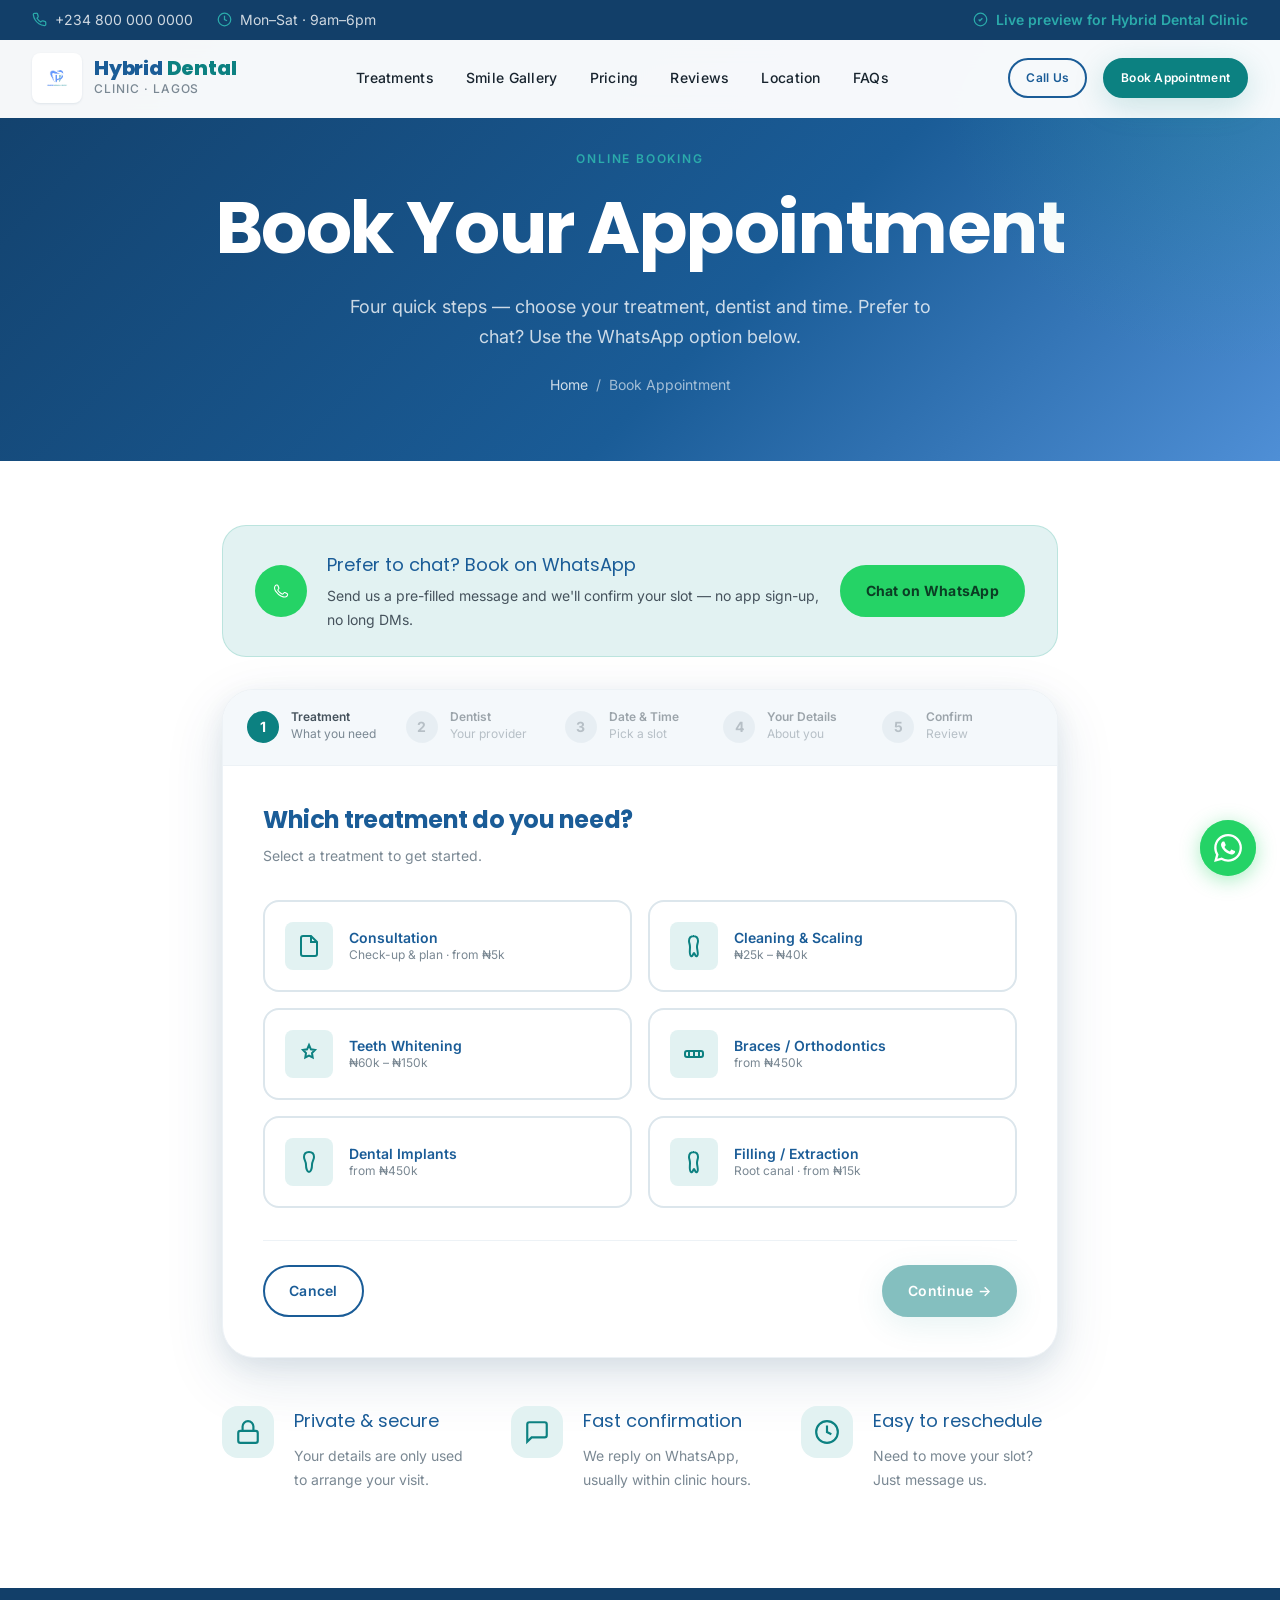
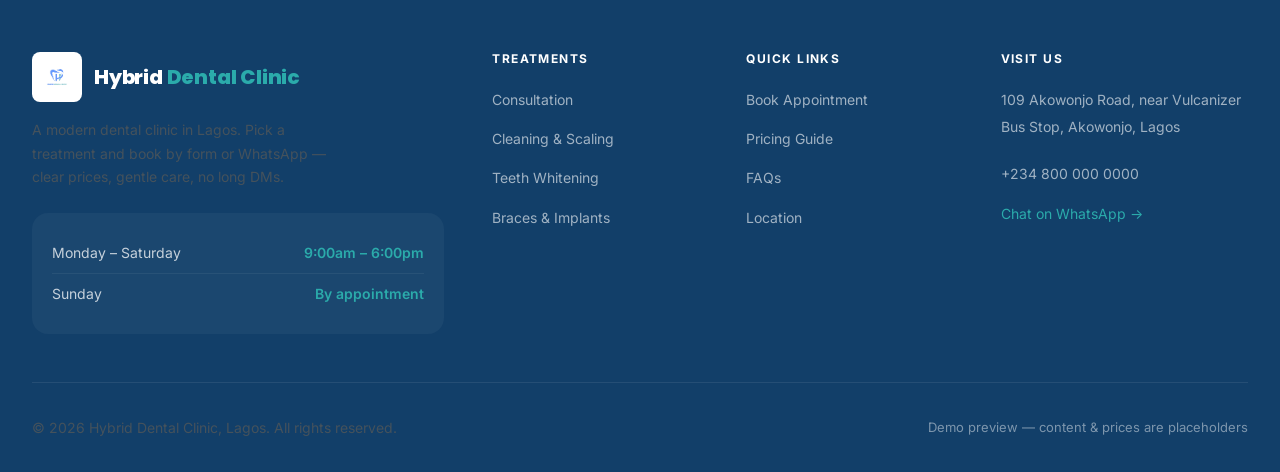
<file: book-appointment.html>
<!DOCTYPE html>
<html lang="en">
<head>
  <meta charset="UTF-8" />
  <meta name="viewport" content="width=device-width, initial-scale=1.0" />
  <title>Book a Dental Appointment in Lagos | Hybrid Dental Clinic</title>
  <meta name="description" content="Book your appointment at Hybrid Dental Clinic, Lagos in 4 simple steps — choose a treatment, dentist and time. Prefer chat? Book on WhatsApp instead." />
  <meta name="theme-color" content="#1A5C97" />
  <link rel="icon" type="image/jpeg" href="assets/logo.jpg" />
  <link rel="preconnect" href="https://fonts.googleapis.com" />
  <link rel="preconnect" href="https://fonts.gstatic.com" crossorigin />
  <link href="https://fonts.googleapis.com/css2?family=Poppins:wght@500;600;700;800&family=Inter:wght@400;500;600;700&display=swap" rel="stylesheet" />
  <link rel="stylesheet" href="css/style.css" />
</head>
<body>

  <!-- TOP UTILITY BAR -->
  <div class="topbar">
    <div class="topbar__inner">
      <div class="topbar__group">
        <span class="topbar__item"><svg viewBox="0 0 24 24" fill="none" stroke-width="2"><path d="M22 16.92v3a2 2 0 01-2.18 2 19.79 19.79 0 01-8.63-3.07 19.5 19.5 0 01-6-6 19.79 19.79 0 01-3.07-8.67A2 2 0 014.11 2h3a2 2 0 012 1.72c.13.96.36 1.9.7 2.81a2 2 0 01-.45 2.11L8.09 9.91a16 16 0 006 6l1.27-1.27a2 2 0 012.11-.45c.91.34 1.85.57 2.81.7A2 2 0 0122 16.92z"/></svg><a href="tel:+2348000000000">+234 800 000 0000</a></span>
        <span class="topbar__item"><svg viewBox="0 0 24 24" fill="none" stroke-width="2"><circle cx="12" cy="12" r="10"/><path d="M12 6v6l4 2"/></svg>Mon–Sat · 9am–6pm</span>
      </div>
      <div class="topbar__group">
        <span class="topbar__item" style="color:var(--color-accent-light);font-weight:600;"><svg viewBox="0 0 24 24" fill="none" stroke-width="2"><circle cx="12" cy="12" r="10"/><path d="M9 12l2 2 4-4"/></svg>Live preview for Hybrid Dental Clinic</span>
      </div>
    </div>
  </div>

  <!-- NAVIGATION -->
  <nav class="nav nav--scrolled" id="main-nav" data-transparent="false">
    <div class="nav__inner">
      <a href="index.html" class="nav__logo" aria-label="Hybrid Dental Clinic home">
        <img class="brand-mark" src="assets/logo.jpg" alt="Hybrid Dental Clinic logo" width="50" height="50" />
        <div>
          <div class="nav__logo-text">Hybrid<span class="brand-accent"> Dental</span></div>
          <div class="nav__logo-sub">Clinic · Lagos</div>
        </div>
      </a>
      <ul class="nav__links">
        <li><a href="index.html#treatments" class="nav__link">Treatments</a></li>
        <li><a href="index.html#gallery" class="nav__link">Smile Gallery</a></li>
        <li><a href="index.html#pricing" class="nav__link">Pricing</a></li>
        <li><a href="index.html#reviews" class="nav__link">Reviews</a></li>
        <li><a href="index.html#location" class="nav__link">Location</a></li>
        <li><a href="index.html#faqs" class="nav__link">FAQs</a></li>
      </ul>
      <div class="nav__actions">
        <a href="tel:+2348000000000" class="btn btn--secondary btn--sm">Call Us</a>
        <a href="book-appointment.html" class="btn btn--primary btn--sm">Book Appointment</a>
        <button class="nav__menu-btn" id="menu-btn" aria-label="Open menu"><span></span><span></span><span></span></button>
      </div>
    </div>
  </nav>

  <!-- MOBILE NAV -->
  <div class="mobile-nav" id="mobile-nav">
    <button class="mobile-nav__close" id="mobile-nav-close" aria-label="Close menu">✕</button>
    <ul class="mobile-nav__links">
      <li><a href="index.html" class="mobile-nav__link">Home</a></li>
      <li><a href="index.html#treatments" class="mobile-nav__link">Treatments</a></li>
      <li><a href="index.html#pricing" class="mobile-nav__link">Pricing</a></li>
      <li><a href="index.html#reviews" class="mobile-nav__link">Reviews</a></li>
      <li><a href="index.html#location" class="mobile-nav__link">Location</a></li>
      <li><a href="index.html#faqs" class="mobile-nav__link">FAQs</a></li>
      <li><a href="#" data-wa data-wa-msg="Hello Hybrid Dental Clinic 👋, I'd like to book a dental appointment." class="mobile-nav__link" style="color:#9be7b8;">Chat on WhatsApp</a></li>
    </ul>
  </div>

  <!-- PAGE HERO -->
  <header class="page-hero">
    <span class="page-hero__label">Online Booking</span>
    <h1 class="page-hero__title">Book Your Appointment</h1>
    <p class="page-hero__subtitle">Four quick steps — choose your treatment, dentist and time. Prefer to chat? Use the WhatsApp option below.</p>
    <div class="breadcrumb"><a href="index.html">Home</a> <span>/</span> <span>Book Appointment</span></div>
  </header>

  <main>
    <section class="section" style="padding-top:var(--space-16);">
      <div class="container container--narrow">

        <!-- Prefer WhatsApp callout -->
        <div class="callout callout--info reveal" style="margin-bottom:32px;">
          <div class="callout__icon" style="background:#25D366;"><svg viewBox="0 0 24 24" fill="white"><path d="M17.472 14.382c-.297-.149-1.758-.867-2.03-.967-.273-.099-.471-.148-.67.15-.197.297-.767.966-.94 1.164-.173.199-.347.223-.644.075-.297-.15-1.255-.463-2.39-1.475-.883-.788-1.48-1.761-1.653-2.059-.173-.297-.018-.458.13-.606.134-.133.298-.347.446-.52.149-.174.198-.298.298-.497.099-.198.05-.371-.025-.52-.075-.149-.669-1.612-.916-2.207-.242-.579-.487-.5-.669-.51-.173-.008-.371-.01-.57-.01-.198 0-.52.074-.792.372-.272.297-1.04 1.016-1.04 2.479 0 1.462 1.065 2.875 1.213 3.074.149.198 2.096 3.2 5.077 4.487.709.306 1.262.489 1.694.625.712.227 1.36.195 1.871.118.571-.085 1.758-.719 2.006-1.413.248-.694.248-1.289.173-1.413-.074-.124-.272-.198-.57-.347"/></svg></div>
          <div class="callout__body">
            <div class="callout__title">Prefer to chat? Book on WhatsApp</div>
            <div class="callout__text">Send us a pre-filled message and we'll confirm your slot — no app sign-up, no long DMs.</div>
          </div>
          <a href="#" data-wa data-wa-msg="Hello Hybrid Dental Clinic 👋, I'd like to book an appointment. My preferred treatment and time are:" class="btn btn--whatsapp">Chat on WhatsApp</a>
        </div>

        <!-- ================= BOOKING WIDGET ================= -->
        <div class="booking">

          <!-- Stepper -->
          <div class="booking__steps">
            <div class="booking__step booking__step--active">
              <div class="booking__step-num">1</div>
              <div><div class="booking__step-label">Treatment</div><div class="booking__step-sub">What you need</div></div>
            </div>
            <div class="booking__step">
              <div class="booking__step-num">2</div>
              <div><div class="booking__step-label">Dentist</div><div class="booking__step-sub">Your provider</div></div>
            </div>
            <div class="booking__step">
              <div class="booking__step-num">3</div>
              <div><div class="booking__step-label">Date &amp; Time</div><div class="booking__step-sub">Pick a slot</div></div>
            </div>
            <div class="booking__step">
              <div class="booking__step-num">4</div>
              <div><div class="booking__step-label">Your Details</div><div class="booking__step-sub">About you</div></div>
            </div>
            <div class="booking__step">
              <div class="booking__step-num">5</div>
              <div><div class="booking__step-label">Confirm</div><div class="booking__step-sub">Review</div></div>
            </div>
          </div>

          <!-- Body -->
          <div class="booking__body">

            <!-- STEP 1: TREATMENT -->
            <div class="booking__panel booking__panel--active">
              <h2 class="booking__panel-title">Which treatment do you need?</h2>
              <p class="booking__panel-desc">Select a treatment to get started.</p>
              <div class="option-grid">
                <button type="button" class="option-tile" data-group="service" data-value="Dental Consultation">
                  <span class="option-tile__icon"><svg viewBox="0 0 24 24" stroke-width="2" fill="none"><path d="M14 2H6a2 2 0 00-2 2v16a2 2 0 002 2h12a2 2 0 002-2V8z"/><polyline points="14 2 14 8 20 8"/></svg></span>
                  <span><span class="option-tile__title">Consultation</span><br><span class="option-tile__sub">Check-up &amp; plan · from ₦5k</span></span>
                </button>
                <button type="button" class="option-tile" data-group="service" data-value="Cleaning & Scaling">
                  <span class="option-tile__icon"><svg viewBox="0 0 24 24" stroke-width="2" fill="none"><path d="M12 2c-3 0-5 2-5 5 0 2 1 3 1 6s-1 8 1 9 2-3 3-3 1 4 3 3 0-6 0-9 1-4 1-6c0-3-2-5-5-5z"/></svg></span>
                  <span><span class="option-tile__title">Cleaning &amp; Scaling</span><br><span class="option-tile__sub">₦25k – ₦40k</span></span>
                </button>
                <button type="button" class="option-tile" data-group="service" data-value="Teeth Whitening">
                  <span class="option-tile__icon"><svg viewBox="0 0 24 24" stroke-width="2" fill="none"><path d="M12 3l1.9 4.3L18 8l-3 3 0.7 4.5L12 13.7 8.3 15.5 9 11 6 8l4.1-0.7z"/></svg></span>
                  <span><span class="option-tile__title">Teeth Whitening</span><br><span class="option-tile__sub">₦60k – ₦150k</span></span>
                </button>
                <button type="button" class="option-tile" data-group="service" data-value="Braces / Orthodontics">
                  <span class="option-tile__icon"><svg viewBox="0 0 24 24" stroke-width="2" fill="none"><rect x="3" y="9" width="18" height="6" rx="2"/><line x1="7" y1="9" x2="7" y2="15"/><line x1="12" y1="9" x2="12" y2="15"/><line x1="17" y1="9" x2="17" y2="15"/></svg></span>
                  <span><span class="option-tile__title">Braces / Orthodontics</span><br><span class="option-tile__sub">from ₦450k</span></span>
                </button>
                <button type="button" class="option-tile" data-group="service" data-value="Dental Implants">
                  <span class="option-tile__icon"><svg viewBox="0 0 24 24" stroke-width="2" fill="none"><path d="M12 2c-3 0-5 2-5 5 0 3 2 4 2 8 0 3 1 7 3 7s3-4 3-7c0-4 2-5 2-8 0-3-2-5-5-5z"/></svg></span>
                  <span><span class="option-tile__title">Dental Implants</span><br><span class="option-tile__sub">from ₦450k</span></span>
                </button>
                <button type="button" class="option-tile" data-group="service" data-value="Filling / Extraction / Root Canal">
                  <span class="option-tile__icon"><svg viewBox="0 0 24 24" stroke-width="2" fill="none"><path d="M12 2c-3 0-5 2-5 5 0 2 1 3 1 6s-1 8 1 9 2-3 3-3 1 4 3 3 0-6 0-9 1-4 1-6c0-3-2-5-5-5z"/></svg></span>
                  <span><span class="option-tile__title">Filling / Extraction</span><br><span class="option-tile__sub">Root canal · from ₦15k</span></span>
                </button>
              </div>
              <div class="booking__nav">
                <a href="index.html" class="btn btn--secondary">Cancel</a>
                <button type="button" class="btn btn--primary" data-booking-next>Continue →</button>
              </div>
            </div>

            <!-- STEP 2: DENTIST -->
            <div class="booking__panel">
              <h2 class="booking__panel-title">Choose your dentist</h2>
              <p class="booking__panel-desc">Pick a preferred dentist, or let us match you with the next available.</p>
              <div class="option-grid">
                <button type="button" class="option-tile" data-group="doctor" data-value="No preference (next available)">
                  <span class="option-tile__icon"><svg viewBox="0 0 24 24" stroke-width="2" fill="none"><circle cx="12" cy="12" r="10"/><path d="M8 12l3 3 5-6"/></svg></span>
                  <span><span class="option-tile__title">No preference</span><br><span class="option-tile__sub">Next available dentist</span></span>
                </button>
                <button type="button" class="option-tile" data-group="doctor" data-value="Dr. Adaeze Okafor">
                  <span class="option-tile__icon"><svg viewBox="0 0 24 24" stroke-width="2" fill="none"><path d="M20 21v-2a4 4 0 00-4-4H8a4 4 0 00-4 4v2"/><circle cx="12" cy="7" r="4"/></svg></span>
                  <span><span class="option-tile__title">Dr. Adaeze Okafor</span><br><span class="option-tile__sub">General Dentist</span></span>
                </button>
                <button type="button" class="option-tile" data-group="doctor" data-value="Dr. Emeka Nwosu">
                  <span class="option-tile__icon"><svg viewBox="0 0 24 24" stroke-width="2" fill="none"><path d="M20 21v-2a4 4 0 00-4-4H8a4 4 0 00-4 4v2"/><circle cx="12" cy="7" r="4"/></svg></span>
                  <span><span class="option-tile__title">Dr. Emeka Nwosu</span><br><span class="option-tile__sub">Orthodontist (Braces)</span></span>
                </button>
                <button type="button" class="option-tile" data-group="doctor" data-value="Dr. Folake Adeyemi">
                  <span class="option-tile__icon"><svg viewBox="0 0 24 24" stroke-width="2" fill="none"><path d="M20 21v-2a4 4 0 00-4-4H8a4 4 0 00-4 4v2"/><circle cx="12" cy="7" r="4"/></svg></span>
                  <span><span class="option-tile__title">Dr. Folake Adeyemi</span><br><span class="option-tile__sub">Implant &amp; Oral Surgeon</span></span>
                </button>
              </div>
              <div class="booking__nav">
                <button type="button" class="btn btn--secondary" data-booking-prev>← Back</button>
                <button type="button" class="btn btn--primary" data-booking-next>Continue →</button>
              </div>
            </div>

            <!-- STEP 3: DATE & TIME -->
            <div class="booking__panel">
              <h2 class="booking__panel-title">Pick a date &amp; time</h2>
              <p class="booking__panel-desc">Select an available day, then choose a time slot.</p>

              <label class="form-label">Available dates</label>
              <div class="date-scroller"><!-- dates injected by JS --></div>

              <div data-time-wrap style="display:none;">
                <label class="form-label">Available times</label>
                <div class="time-grid">
                  <button type="button" class="time-slot">9:00 AM</button>
                  <button type="button" class="time-slot">9:45 AM</button>
                  <button type="button" class="time-slot time-slot--unavailable">10:30 AM</button>
                  <button type="button" class="time-slot">11:15 AM</button>
                  <button type="button" class="time-slot">12:00 PM</button>
                  <button type="button" class="time-slot time-slot--unavailable">1:00 PM</button>
                  <button type="button" class="time-slot">2:00 PM</button>
                  <button type="button" class="time-slot">2:45 PM</button>
                  <button type="button" class="time-slot">3:30 PM</button>
                  <button type="button" class="time-slot">4:15 PM</button>
                  <button type="button" class="time-slot">5:00 PM</button>
                  <button type="button" class="time-slot">5:30 PM</button>
                </div>
              </div>

              <div class="booking__nav">
                <button type="button" class="btn btn--secondary" data-booking-prev>← Back</button>
                <button type="button" class="btn btn--primary" data-booking-next>Continue →</button>
              </div>
            </div>

            <!-- STEP 4: DETAILS -->
            <div class="booking__panel">
              <h2 class="booking__panel-title">Tell us about you</h2>
              <p class="booking__panel-desc">We'll use this to confirm your appointment and prepare for your visit.</p>

              <div class="form-row">
                <div class="form-group">
                  <label class="form-label" for="bk-name">Full Name *</label>
                  <input type="text" id="bk-name" class="form-input" placeholder="e.g. Chidinma Okeke" required />
                </div>
                <div class="form-group">
                  <label class="form-label" for="bk-phone">Phone / WhatsApp *</label>
                  <input type="tel" id="bk-phone" class="form-input" placeholder="e.g. 0803 123 4567" required />
                </div>
              </div>
              <div class="form-group">
                <label class="form-label" for="bk-email">Email Address *</label>
                <input type="email" id="bk-email" class="form-input" placeholder="you@email.com" required />
              </div>
              <div class="form-group">
                <label class="form-label">Are you a new patient? *</label>
                <div style="display:flex;gap:24px;margin-top:8px;">
                  <label class="form-check"><input type="radio" name="bk-newpatient" value="New patient" /><span class="form-check__label">New patient</span></label>
                  <label class="form-check"><input type="radio" name="bk-newpatient" value="Returning patient" /><span class="form-check__label">Returning patient</span></label>
                </div>
              </div>
              <div class="form-group">
                <label class="form-label" for="bk-notes">Reason for visit / symptoms (optional)</label>
                <textarea id="bk-notes" class="form-textarea" placeholder="e.g. Toothache on the lower left side for 3 days, or I'd like a cleaning..."></textarea>
              </div>

              <div class="booking__nav">
                <button type="button" class="btn btn--secondary" data-booking-prev>← Back</button>
                <button type="button" class="btn btn--primary" data-booking-next>Review Booking →</button>
              </div>
            </div>

            <!-- STEP 5: CONFIRM -->
            <div class="booking__panel">
              <h2 class="booking__panel-title">Review &amp; confirm</h2>
              <p class="booking__panel-desc">Please check your appointment details before confirming.</p>

              <div class="booking__summary">
                <div class="booking__summary-row"><span>Treatment</span><span data-sum-service>—</span></div>
                <div class="booking__summary-row"><span>Dentist</span><span data-sum-doctor>—</span></div>
                <div class="booking__summary-row"><span>Date</span><span data-sum-date>—</span></div>
                <div class="booking__summary-row"><span>Time</span><span data-sum-time>—</span></div>
                <div class="booking__summary-row"><span>Name</span><span data-sum-name>—</span></div>
                <div class="booking__summary-row"><span>Phone</span><span data-sum-phone>—</span></div>
                <div class="booking__summary-row"><span>Email</span><span data-sum-email>—</span></div>
                <div class="booking__summary-row"><span>Patient type</span><span data-sum-patient>—</span></div>
              </div>

              <label class="form-check" style="margin-bottom:8px;">
                <input type="checkbox" checked />
                <span class="form-check__label">I consent to be contacted on phone/WhatsApp about this appointment.</span>
              </label>

              <div class="booking__nav">
                <button type="button" class="btn btn--secondary" data-booking-prev>← Back</button>
                <button type="button" class="btn btn--primary btn--lg" data-booking-confirm>Confirm Appointment ✓</button>
              </div>
            </div>

          </div><!-- /booking__body -->

          <!-- SUCCESS STATE -->
          <div class="booking__success">
            <div class="booking__success-icon">
              <svg viewBox="0 0 24 24"><path d="M20 6L9 17l-5-5"/></svg>
            </div>
            <h2 style="margin-bottom:12px;">Request received! 🎉</h2>
            <p style="max-width:480px;margin:0 auto 24px;color:var(--color-text-soft);">
              Thanks! This is a demo, so no message was actually sent. To finish instantly, tap
              <strong>Send on WhatsApp</strong> below — your details are pre-filled. We'll confirm your slot right away.
            </p>
            <div class="booking__summary" style="max-width:480px;margin:0 auto 24px;text-align:left;">
              <div class="booking__summary-row"><span>Treatment</span><span data-sum-service>—</span></div>
              <div class="booking__summary-row"><span>Dentist</span><span data-sum-doctor>—</span></div>
              <div class="booking__summary-row"><span>Date</span><span data-sum-date>—</span></div>
              <div class="booking__summary-row"><span>Time</span><span data-sum-time>—</span></div>
            </div>
            <div style="display:flex;gap:12px;justify-content:center;flex-wrap:wrap;">
              <a href="#" data-booking-wa class="btn btn--whatsapp btn--lg">
                <svg viewBox="0 0 24 24"><path d="M17.472 14.382c-.297-.149-1.758-.867-2.03-.967-.273-.099-.471-.148-.67.15-.197.297-.767.966-.94 1.164-.173.199-.347.223-.644.075-.297-.15-1.255-.463-2.39-1.475-.883-.788-1.48-1.761-1.653-2.059-.173-.297-.018-.458.13-.606.134-.133.298-.347.446-.52.149-.174.198-.298.298-.497.099-.198.05-.371-.025-.52-.075-.149-.669-1.612-.916-2.207-.242-.579-.487-.5-.669-.51-.173-.008-.371-.01-.57-.01-.198 0-.52.074-.792.372-.272.297-1.04 1.016-1.04 2.479 0 1.462 1.065 2.875 1.213 3.074.149.198 2.096 3.2 5.077 4.487.709.306 1.262.489 1.694.625.712.227 1.36.195 1.871.118.571-.085 1.758-.719 2.006-1.413.248-.694.248-1.289.173-1.413-.074-.124-.272-.198-.57-.347"/></svg>
                Send on WhatsApp
              </a>
              <a href="index.html" class="btn btn--secondary btn--lg">Back to Home</a>
            </div>
          </div>

        </div><!-- /booking -->

        <!-- Reassurance below widget -->
        <div class="grid grid-3 mt-12 reveal">
          <div class="feature"><div class="feature__icon"><svg viewBox="0 0 24 24" stroke-width="2" fill="none"><rect x="3" y="11" width="18" height="11" rx="2"/><path d="M7 11V7a5 5 0 0110 0v4"/></svg></div><div><div class="feature__title">Private &amp; secure</div><div class="feature__desc">Your details are only used to arrange your visit.</div></div></div>
          <div class="feature"><div class="feature__icon"><svg viewBox="0 0 24 24" stroke-width="2" fill="none"><path d="M21 15a2 2 0 01-2 2H7l-4 4V5a2 2 0 012-2h14a2 2 0 012 2z"/></svg></div><div><div class="feature__title">Fast confirmation</div><div class="feature__desc">We reply on WhatsApp, usually within clinic hours.</div></div></div>
          <div class="feature"><div class="feature__icon"><svg viewBox="0 0 24 24" stroke-width="2" fill="none"><circle cx="12" cy="12" r="10"/><path d="M12 6v6l4 2"/></svg></div><div><div class="feature__title">Easy to reschedule</div><div class="feature__desc">Need to move your slot? Just message us.</div></div></div>
        </div>

      </div>
    </section>
  </main>

  <!-- FOOTER -->
  <footer class="footer">
    <div class="container">
      <div class="footer__grid">
        <div class="footer__brand">
          <a href="index.html" class="footer__logo">
            <img class="brand-mark" src="assets/logo.jpg" alt="Hybrid Dental Clinic logo" width="50" height="50" />
            <span class="footer__logo-name">Hybrid<span class="brand-accent"> Dental Clinic</span></span>
          </a>
          <p class="footer__tagline">A modern dental clinic in Lagos. Pick a treatment and book by form or WhatsApp — clear prices, gentle care, no long DMs.</p>
          <div class="footer__hours">
            <div class="footer__hours-row"><span>Monday – Saturday</span><span>9:00am – 6:00pm</span></div>
            <div class="footer__hours-row"><span>Sunday</span><span>By appointment</span></div>
          </div>
        </div>
        <div>
          <h4 class="footer__col-title">Treatments</h4>
          <ul class="footer__links">
            <li><a href="index.html#treatments" class="footer__link">Consultation</a></li>
            <li><a href="index.html#treatments" class="footer__link">Cleaning &amp; Scaling</a></li>
            <li><a href="index.html#treatments" class="footer__link">Teeth Whitening</a></li>
            <li><a href="index.html#treatments" class="footer__link">Braces &amp; Implants</a></li>
          </ul>
        </div>
        <div>
          <h4 class="footer__col-title">Quick Links</h4>
          <ul class="footer__links">
            <li><a href="book-appointment.html" class="footer__link">Book Appointment</a></li>
            <li><a href="index.html#pricing" class="footer__link">Pricing Guide</a></li>
            <li><a href="index.html#faqs" class="footer__link">FAQs</a></li>
            <li><a href="index.html#location" class="footer__link">Location</a></li>
          </ul>
        </div>
        <div>
          <h4 class="footer__col-title">Visit Us</h4>
          <ul class="footer__links">
            <li><span class="footer__link" style="cursor:default;color:rgba(255,255,255,0.6);">109 Akowonjo Road, near Vulcanizer Bus Stop, Akowonjo, Lagos</span></li>
            <li style="margin-top:8px;"><a href="tel:+2348000000000" class="footer__link">+234 800 000 0000</a></li>
            <li><a href="#" data-wa data-wa-msg="Hello Hybrid Dental Clinic 👋" class="footer__link" style="color:var(--color-accent-light);">Chat on WhatsApp →</a></li>
          </ul>
        </div>
      </div>
      <div class="footer__bottom">
        <p>© 2026 Hybrid Dental Clinic, Lagos. All rights reserved.</p>
        <span style="font-size:13px;color:rgba(255,255,255,0.45);">Demo preview — content &amp; prices are placeholders</span>
      </div>
    </div>
  </footer>

  <!-- WhatsApp Float -->
  <a href="#" data-wa data-wa-msg="Hello Hybrid Dental Clinic 👋, I'd like to book a dental appointment." class="whatsapp-float" aria-label="Chat on WhatsApp">
    <span class="whatsapp-float__pulse"></span>
    <svg viewBox="0 0 24 24" xmlns="http://www.w3.org/2000/svg"><path d="M17.472 14.382c-.297-.149-1.758-.867-2.03-.967-.273-.099-.471-.148-.67.15-.197.297-.767.966-.94 1.164-.173.199-.347.223-.644.075-.297-.15-1.255-.463-2.39-1.475-.883-.788-1.48-1.761-1.653-2.059-.173-.297-.018-.458.13-.606.134-.133.298-.347.446-.52.149-.174.198-.298.298-.497.099-.198.05-.371-.025-.52-.075-.149-.669-1.612-.916-2.207-.242-.579-.487-.5-.669-.51-.173-.008-.371-.01-.57-.01-.198 0-.52.074-.792.372-.272.297-1.04 1.016-1.04 2.479 0 1.462 1.065 2.875 1.213 3.074.149.198 2.096 3.2 5.077 4.487.709.306 1.262.489 1.694.625.712.227 1.36.195 1.871.118.571-.085 1.758-.719 2.006-1.413.248-.694.248-1.289.173-1.413-.074-.124-.272-.198-.57-.347m-5.421 7.403h-.004a9.87 9.87 0 01-5.031-1.378l-.361-.214-3.741.982.998-3.648-.235-.374a9.86 9.86 0 01-1.51-5.26c.001-5.45 4.436-9.884 9.888-9.884 2.64 0 5.122 1.03 6.988 2.898a9.825 9.825 0 012.893 6.994c-.003 5.45-4.437 9.884-9.885 9.884m8.413-18.297A11.815 11.815 0 0012.05 0C5.495 0 .16 5.335.157 11.892c0 2.096.547 4.142 1.588 5.945L.057 24l6.305-1.654a11.882 11.882 0 005.683 1.448h.005c6.554 0 11.89-5.335 11.893-11.893a11.821 11.821 0 00-3.48-8.413z"/></svg>
  </a>

  <!-- Sticky mobile action bar -->
  <div class="mobile-bar">
    <a href="tel:+2348000000000" class="btn btn--secondary btn--sm">Call</a>
    <a href="#" data-wa data-wa-msg="Hello Hybrid Dental Clinic 👋, I'd like to book a dental appointment." class="btn btn--whatsapp btn--sm">WhatsApp</a>
    <a href="index.html#treatments" class="btn btn--primary btn--sm">Treatments</a>
  </div>

  <script src="js/main.js"></script>
</body>
</html>
</file>
<file: css/style.css>
/* ==========================================================================
   HYBRID DENTAL CLINIC — STYLESHEET
   Design System: Clean, Clinical, Trustworthy, Calm & Modern
   Brand palette derived from the Hybrid Dental Clinic logo
   (cornflower brand blue + sage/teal accent on white).
   ========================================================================== */

/* --------------------------------------------------------------------------
   1. DESIGN TOKENS (CSS VARIABLES)
   -------------------------------------------------------------------------- */
:root {
  /* Primary Palette — Brand Blue (from logo) deepened for trust + contrast */
  --color-primary:       #1A5C97;   /* deep dental blue — trust */
  --color-primary-dark:  #123F69;
  --color-primary-light: #4F8FD6;   /* the airy logo blue */
  --color-accent:        #0C8181;   /* sage-teal accent (logo "H"/wordmark), deepened for white-text contrast */
  --color-accent-light:  #2BABAB;
  --color-accent-subtle: #E2F2F2;

  /* Neutrals */
  --color-warm:          #F4F8FB;   /* cool clinical off-white */
  --color-cream:         #FAFCFE;
  --color-white:         #FFFFFF;
  --color-text:          #18242E;
  --color-text-soft:     #45525C;
  --color-muted:         #7A8893;
  --color-border:        #DCE6EC;
  --color-border-light:  #EDF2F6;

  /* Functional / status colors */
  --color-emergency:     #D64550;   /* emergency / urgent */
  --color-success:       #1FA98B;
  --color-info:          #1E6DA0;
  --color-warning:       #E0A23B;

  /* Typography */
  --font-heading:        'Poppins', 'Segoe UI', Tahoma, sans-serif;
  --font-body:           'Inter', -apple-system, BlinkMacSystemFont, sans-serif;
  --font-label:          'Inter', sans-serif;

  /* Type Scale */
  --text-xs:   0.75rem;
  --text-sm:   0.875rem;
  --text-base: 1rem;
  --text-lg:   1.125rem;
  --text-xl:   1.25rem;
  --text-2xl:  1.5rem;
  --text-3xl:  1.875rem;
  --text-4xl:  2.25rem;
  --text-5xl:  3rem;
  --text-6xl:  3.75rem;
  --text-7xl:  4.5rem;

  /* Spacing */
  --space-1:   0.25rem;
  --space-2:   0.5rem;
  --space-3:   0.75rem;
  --space-4:   1rem;
  --space-5:   1.25rem;
  --space-6:   1.5rem;
  --space-8:   2rem;
  --space-10:  2.5rem;
  --space-12:  3rem;
  --space-16:  4rem;
  --space-20:  5rem;
  --space-24:  6rem;
  --space-32:  8rem;
  --space-40:  10rem;

  /* Border Radius */
  --radius-sm:   4px;
  --radius-md:   8px;
  --radius-lg:   16px;
  --radius-xl:   24px;
  --radius-2xl:  32px;
  --radius-full: 9999px;

  /* Shadows */
  --shadow-sm:  0 1px 3px rgba(18,63,105,0.06), 0 1px 2px rgba(18,63,105,0.04);
  --shadow-md:  0 4px 16px rgba(18,63,105,0.08), 0 2px 6px rgba(18,63,105,0.05);
  --shadow-lg:  0 10px 40px rgba(18,63,105,0.10), 0 4px 16px rgba(18,63,105,0.06);
  --shadow-xl:  0 20px 60px rgba(18,63,105,0.12), 0 8px 24px rgba(18,63,105,0.08);
  --shadow-accent: 0 8px 32px rgba(12, 129, 129, 0.20);

  /* Transitions */
  --transition-fast:   150ms ease;
  --transition-base:   250ms ease;
  --transition-slow:   400ms ease;
  --transition-smooth: 600ms cubic-bezier(0.4, 0, 0.2, 1);

  /* Layout */
  --max-width:       1280px;
  --content-width:   900px;
  --nav-height:      80px;
  --topbar-height:   38px;
  --section-padding: var(--space-24) var(--space-8);
}

/* --------------------------------------------------------------------------
   2. RESET & BASE
   -------------------------------------------------------------------------- */
*, *::before, *::after {
  box-sizing: border-box;
  margin: 0;
  padding: 0;
}

html {
  font-size: 16px;
  scroll-behavior: smooth;
  -webkit-font-smoothing: antialiased;
  -moz-osx-font-smoothing: grayscale;
  text-rendering: optimizeLegibility;
  overflow-x: hidden;          /* guard against any accidental horizontal scroll */
}

body {
  font-family: var(--font-body);
  font-size: var(--text-base);
  color: var(--color-text);
  background-color: var(--color-white);
  line-height: 1.7;
  overflow-x: hidden;
  max-width: 100%;
}

img {
  max-width: 100%;
  height: auto;
  display: block;
}

a {
  color: inherit;
  text-decoration: none;
}

ul, ol { list-style: none; }

button {
  font-family: inherit;
  cursor: pointer;
  border: none;
  background: none;
}

input, textarea, select {
  font-family: inherit;
  font-size: inherit;
}

/* --------------------------------------------------------------------------
   3. TYPOGRAPHY
   -------------------------------------------------------------------------- */
h1, h2, h3, h4, h5, h6 {
  font-family: var(--font-heading);
  font-weight: 700;
  line-height: 1.2;
  color: var(--color-primary);
  letter-spacing: -0.02em;
}

h1 { font-size: clamp(var(--text-4xl), 6vw, var(--text-7xl)); }
h2 { font-size: clamp(var(--text-3xl), 4vw, var(--text-5xl)); }
h3 { font-size: clamp(var(--text-2xl), 3vw, var(--text-3xl)); }
h4 { font-size: var(--text-xl); }
h5 { font-size: var(--text-lg); }
h6 { font-size: var(--text-base); }

p {
  color: var(--color-text-soft);
  line-height: 1.8;
}

.text-lead {
  font-size: var(--text-xl);
  color: var(--color-text-soft);
  line-height: 1.7;
  font-weight: 400;
}

.text-label {
  font-family: var(--font-label);
  font-size: var(--text-xs);
  font-weight: 600;
  letter-spacing: 0.12em;
  text-transform: uppercase;
  color: var(--color-accent);
}

blockquote {
  font-family: var(--font-heading);
  font-size: var(--text-2xl);
  color: var(--color-primary);
  line-height: 1.5;
  border-left: 3px solid var(--color-accent);
  padding-left: var(--space-6);
}

/* --------------------------------------------------------------------------
   4. LAYOUT UTILITIES
   -------------------------------------------------------------------------- */
.container {
  width: 100%;
  max-width: var(--max-width);
  margin-left: auto;
  margin-right: auto;
  padding-left: var(--space-8);
  padding-right: var(--space-8);
}

.container--narrow { max-width: var(--content-width); }
.container--wide   { max-width: 1440px; }

.section      { padding: var(--space-24) 0; }
.section--lg  { padding: var(--space-32) 0; }
.section--sm  { padding: var(--space-16) 0; }
.section--warm  { background-color: var(--color-warm); }
.section--cream { background-color: var(--color-cream); }
.section--dark  { background-color: var(--color-primary); color: var(--color-white); }

.section--dark h1, .section--dark h2,
.section--dark h3, .section--dark h4 { color: var(--color-white); }
.section--dark p { color: rgba(255,255,255,0.75); }

.grid { display: grid; gap: var(--space-8); }
/* minmax(0,1fr) so content (long words, big numbers) can't push tracks past the viewport */
.grid-2 { grid-template-columns: repeat(2, minmax(0, 1fr)); }
.grid-3 { grid-template-columns: repeat(3, minmax(0, 1fr)); }
.grid-4 { grid-template-columns: repeat(4, minmax(0, 1fr)); }

.flex { display: flex; }
.flex-center  { display: flex; align-items: center; justify-content: center; }
.flex-between { display: flex; align-items: center; justify-content: space-between; }
.flex-col { display: flex; flex-direction: column; }

.text-center { text-align: center; }
.text-left   { text-align: left; }
.text-right  { text-align: right; }

.gap-2 { gap: var(--space-2); }
.gap-4 { gap: var(--space-4); }
.gap-6 { gap: var(--space-6); }
.gap-8 { gap: var(--space-8); }

/* --------------------------------------------------------------------------
   5. NAVIGATION
   -------------------------------------------------------------------------- */
.nav {
  position: fixed;
  top: var(--topbar-height); left: 0; right: 0;
  z-index: 1000;
  height: var(--nav-height);
  display: flex;
  align-items: center;
  transition: background var(--transition-slow), box-shadow var(--transition-slow);
}

.nav--transparent { background: transparent; }

.nav--scrolled {
  background: rgba(255, 255, 255, 0.96);
  backdrop-filter: blur(12px);
  -webkit-backdrop-filter: blur(12px);
  box-shadow: 0 1px 0 rgba(19,75,112,0.08);
}

.nav__inner {
  width: 100%;
  max-width: var(--max-width);
  margin: 0 auto;
  padding: 0 var(--space-8);
  display: flex;
  align-items: center;
  justify-content: space-between;
}

.nav__logo { display: flex; align-items: center; gap: var(--space-3); }

.nav__logo-mark {
  width: 42px;
  height: 42px;
  background: var(--color-accent);
  border-radius: var(--radius-md);
  display: flex;
  align-items: center;
  justify-content: center;
  color: white;
  font-size: var(--text-xl);
  font-weight: 700;
  box-shadow: var(--shadow-accent);
}

.nav__logo-text {
  font-family: var(--font-heading);
  font-size: var(--text-xl);
  font-weight: 800;
  color: var(--color-primary);
  line-height: 1.1;
  letter-spacing: -0.01em;
}

.nav__logo-sub {
  font-family: var(--font-body);
  font-size: var(--text-xs);
  color: var(--color-muted);
  font-weight: 500;
  letter-spacing: 0.08em;
  text-transform: uppercase;
}

.nav--transparent .nav__logo-text,
.nav--transparent .nav__logo-sub { color: white; }

.nav__links { display: flex; align-items: center; gap: var(--space-8); }

.nav__link {
  font-size: var(--text-sm);
  font-weight: 500;
  color: var(--color-text);
  letter-spacing: 0.02em;
  transition: color var(--transition-fast);
  position: relative;
}

.nav--transparent .nav__link { color: rgba(255,255,255,0.88); }

.nav__link:hover,
.nav__link--active { color: var(--color-accent); }

.nav--transparent .nav__link:hover { color: white; }

.nav__actions { display: flex; align-items: center; gap: var(--space-4); }

.nav__menu-btn {
  display: none;
  flex-direction: column;
  gap: 5px;
  padding: var(--space-2);
}

.nav__menu-btn span {
  display: block;
  width: 24px;
  height: 2px;
  background: var(--color-primary);
  transition: transform var(--transition-base), opacity var(--transition-fast);
  border-radius: 2px;
}

.nav--transparent .nav__menu-btn span { background: white; }

/* Mobile Nav Overlay */
.mobile-nav {
  position: fixed;
  inset: 0;
  z-index: 999;
  background: var(--color-primary);
  display: flex;
  flex-direction: column;
  align-items: center;
  justify-content: center;
  opacity: 0;
  pointer-events: none;
  transition: opacity var(--transition-smooth);
}

.mobile-nav--open { opacity: 1; pointer-events: all; }

.mobile-nav__close {
  position: absolute;
  top: var(--space-6);
  right: var(--space-8);
  color: white;
  font-size: var(--text-2xl);
}

.mobile-nav__links {
  display: flex;
  flex-direction: column;
  align-items: center;
  gap: var(--space-6);
  text-align: center;
}

.mobile-nav__link {
  font-family: var(--font-heading);
  font-size: var(--text-3xl);
  color: rgba(255,255,255,0.85);
  font-weight: 700;
  transition: color var(--transition-fast);
}

.mobile-nav__link:hover { color: var(--color-accent-light); }
.mobile-nav__link--cta { color: var(--color-accent-light); }

/* --------------------------------------------------------------------------
   6. TOP UTILITY BAR (above nav — phone / hours / emergency)
   -------------------------------------------------------------------------- */
.topbar {
  position: fixed;
  top: 0; left: 0; right: 0;
  z-index: 1001;
  background: var(--color-primary-dark);
  color: rgba(255,255,255,0.85);
  font-size: var(--text-sm);
}

.topbar__inner {
  max-width: var(--max-width);
  margin: 0 auto;
  padding: var(--space-2) var(--space-8);
  display: flex;
  align-items: center;
  justify-content: space-between;
  flex-wrap: wrap;
  gap: var(--space-4);
}

.topbar__group { display: flex; align-items: center; gap: var(--space-6); flex-wrap: wrap; }

.topbar__item {
  display: flex;
  align-items: center;
  gap: var(--space-2);
  color: rgba(255,255,255,0.8);
}

.topbar__item svg { width: 15px; height: 15px; stroke: var(--color-accent-light); }

.topbar__item--emergency { color: #FFB4BA; font-weight: 600; }
.topbar__item--emergency svg { stroke: #FFB4BA; }

/* --------------------------------------------------------------------------
   7. BUTTONS & CTAs
   -------------------------------------------------------------------------- */
.btn {
  display: inline-flex;
  align-items: center;
  justify-content: center;
  gap: var(--space-2);
  font-family: var(--font-body);
  font-size: var(--text-sm);
  font-weight: 600;
  letter-spacing: 0.02em;
  padding: var(--space-3) var(--space-6);
  border-radius: var(--radius-full);
  transition: all var(--transition-base);
  cursor: pointer;
  border: 2px solid transparent;
  white-space: nowrap;
}

.btn--primary {
  background: var(--color-accent);
  color: white;
  border-color: var(--color-accent);
  box-shadow: var(--shadow-accent);
}
.btn--primary:hover {
  background: var(--color-accent-light);
  border-color: var(--color-accent-light);
  transform: translateY(-1px);
  box-shadow: 0 12px 40px rgba(12, 129, 129, 0.30);
}

.btn--secondary {
  background: transparent;
  color: var(--color-primary);
  border-color: var(--color-primary);
}
.btn--secondary:hover {
  background: var(--color-primary);
  color: white;
  transform: translateY(-1px);
}

.btn--ghost {
  background: transparent;
  color: white;
  border-color: rgba(255,255,255,0.5);
}
.btn--ghost:hover { background: rgba(255,255,255,0.12); border-color: white; }

.btn--white {
  background: white;
  color: var(--color-primary);
  border-color: white;
}
.btn--white:hover { background: var(--color-warm); transform: translateY(-1px); }

.btn--emergency {
  background: var(--color-emergency);
  color: white;
  border-color: var(--color-emergency);
}
.btn--emergency:hover { background: #c23a44; border-color: #c23a44; }

.btn--lg { font-size: var(--text-base); padding: var(--space-4) var(--space-8); }
.btn--sm { font-size: var(--text-xs); padding: var(--space-2) var(--space-4); }
.btn--full { width: 100%; }

.btn svg { width: 18px; height: 18px; flex-shrink: 0; }

/* Floating WhatsApp button */
.whatsapp-float {
  position: fixed;
  bottom: var(--space-6);
  right: var(--space-6);
  z-index: 900;
  width: 56px;
  height: 56px;
  background: #25D366;
  border-radius: var(--radius-full);
  display: flex;
  align-items: center;
  justify-content: center;
  box-shadow: 0 4px 20px rgba(37, 211, 102, 0.4);
  transition: transform var(--transition-base), box-shadow var(--transition-base);
}
.whatsapp-float:hover { transform: scale(1.1); box-shadow: 0 8px 32px rgba(37, 211, 102, 0.5); }
.whatsapp-float svg { width: 28px; height: 28px; fill: white; }

/* --------------------------------------------------------------------------
   8. HERO SECTIONS
   -------------------------------------------------------------------------- */
.hero {
  position: relative;
  min-height: 100vh;
  display: flex;
  align-items: center;
  overflow: hidden;
}

.hero__bg {
  position: absolute;
  inset: 0;
  background-size: cover;
  background-position: center;
  background-repeat: no-repeat;
}

.hero__bg::after {
  content: '';
  position: absolute;
  inset: 0;
  background: linear-gradient(
    115deg,
    rgba(18, 63, 105, 0.92) 0%,
    rgba(26, 92, 151, 0.74) 45%,
    rgba(12, 129, 129, 0.34) 100%
  );
}

.hero__bg--gradient {
  background:
    radial-gradient(900px 600px at 85% 12%, rgba(43,171,171,0.45) 0%, transparent 60%),
    radial-gradient(700px 500px at 8% 90%, rgba(79,143,214,0.40) 0%, transparent 55%),
    linear-gradient(135deg, var(--color-primary-dark) 0%, var(--color-primary) 60%, #0C8181 130%);
}
.hero__bg--gradient::after { background: none; }

/* Big faint tooth motif in the hero corner */
.hero__deco {
  position: absolute;
  top: -60px; right: -80px;
  width: 520px; height: 520px;
  z-index: 1;
  pointer-events: none;
  opacity: 0.9;
}
.hero__deco svg { width: 100%; height: 100%; }
@media (max-width: 768px) {
  .hero__deco { width: 320px; height: 320px; top: auto; bottom: 90px; right: -90px; }
}

.hero__content {
  position: relative;
  z-index: 2;
  width: 100%;
  max-width: var(--max-width);
  margin: 0 auto;
  padding: calc(var(--nav-height) + var(--space-16)) var(--space-8) var(--space-20);
}

.hero__label {
  display: inline-flex;
  align-items: center;
  gap: var(--space-2);
  background: rgba(43,171,171,0.18);
  border: 1px solid rgba(43,171,171,0.45);
  border-radius: var(--radius-full);
  padding: var(--space-2) var(--space-4);
  font-family: var(--font-label);
  font-size: var(--text-xs);
  font-weight: 600;
  letter-spacing: 0.1em;
  text-transform: uppercase;
  color: var(--color-accent-light);
  margin-bottom: var(--space-5);
}

.hero__title {
  font-family: var(--font-heading);
  font-size: clamp(var(--text-4xl), 6vw, var(--text-7xl));
  font-weight: 700;
  color: white;
  line-height: 1.1;
  letter-spacing: -0.03em;
  margin-bottom: var(--space-6);
  max-width: 820px;
}

.hero__title span { color: var(--color-accent-light); display: block; }

.hero__subtitle {
  font-size: var(--text-lg);
  color: rgba(255,255,255,0.82);
  line-height: 1.7;
  margin-bottom: var(--space-10);
  max-width: 560px;
}

.hero__actions { display: flex; flex-wrap: wrap; gap: var(--space-4); align-items: center; }

.hero__trust {
  display: flex;
  flex-wrap: wrap;
  gap: var(--space-6);
  margin-top: var(--space-10);
}

.hero__trust-item {
  display: flex;
  align-items: center;
  gap: var(--space-2);
  color: rgba(255,255,255,0.85);
  font-size: var(--text-sm);
}

.hero__trust-item svg { width: 20px; height: 20px; stroke: var(--color-accent-light); flex-shrink: 0; }

.hero__scroll {
  position: absolute;
  bottom: var(--space-8);
  left: 50%;
  transform: translateX(-50%);
  z-index: 2;
  display: flex;
  flex-direction: column;
  align-items: center;
  gap: var(--space-2);
  color: rgba(255,255,255,0.5);
  font-size: var(--text-xs);
  letter-spacing: 0.1em;
  text-transform: uppercase;
  animation: scrollBounce 2s ease-in-out infinite;
}

.hero__scroll-line {
  width: 1px;
  height: 48px;
  background: linear-gradient(to bottom, rgba(255,255,255,0.5), transparent);
}

@keyframes scrollBounce {
  0%, 100% { transform: translateX(-50%) translateY(0); }
  50% { transform: translateX(-50%) translateY(6px); }
}

/* Info bar at bottom of hero (hours / location / phone) */
.info-bar {
  background: rgba(255,255,255,0.08);
  backdrop-filter: blur(8px);
  border-top: 1px solid rgba(255,255,255,0.12);
  padding: var(--space-4) var(--space-8);
  position: relative;
  z-index: 2;
}

.info-bar__inner {
  max-width: var(--max-width);
  margin: 0 auto;
  display: flex;
  flex-wrap: wrap;
  align-items: center;
  justify-content: center;
  gap: var(--space-8);
}

.info-bar__item {
  display: flex;
  align-items: center;
  gap: var(--space-3);
  color: rgba(255,255,255,0.88);
  font-size: var(--text-sm);
}

.info-bar__dot {
  width: 6px;
  height: 6px;
  border-radius: var(--radius-full);
  background: var(--color-accent-light);
  flex-shrink: 0;
}

/* Page hero (inner pages) */
.page-hero {
  padding: calc(var(--nav-height) + var(--space-16)) var(--space-8) var(--space-16);
  background: linear-gradient(135deg, var(--color-primary-dark) 0%, var(--color-primary) 60%, var(--color-primary-light) 100%);
  text-align: center;
  position: relative;
  overflow: hidden;
}

.page-hero::before {
  content: '';
  position: absolute;
  top: -50%; right: -20%;
  width: 600px; height: 600px;
  background: radial-gradient(circle, rgba(31,169,139,0.18) 0%, transparent 70%);
  pointer-events: none;
}

.page-hero__label {
  display: inline-block;
  font-family: var(--font-label);
  font-size: var(--text-xs);
  font-weight: 600;
  letter-spacing: 0.15em;
  text-transform: uppercase;
  color: var(--color-accent-light);
  margin-bottom: var(--space-4);
}

.page-hero__title { color: white; margin-bottom: var(--space-5); }

.page-hero__subtitle {
  color: rgba(255,255,255,0.78);
  font-size: var(--text-lg);
  max-width: 620px;
  margin: 0 auto;
  line-height: 1.7;
}

/* Breadcrumb */
.breadcrumb {
  display: flex;
  align-items: center;
  justify-content: center;
  gap: var(--space-2);
  margin-top: var(--space-5);
  font-size: var(--text-sm);
  color: rgba(255,255,255,0.6);
}
.breadcrumb a { color: rgba(255,255,255,0.8); }
.breadcrumb a:hover { color: var(--color-accent-light); }

/* --------------------------------------------------------------------------
   9. SECTION HEADERS
   -------------------------------------------------------------------------- */
.section-header { margin-bottom: var(--space-12); }

.section-header--center {
  text-align: center;
  max-width: 680px;
  margin-left: auto;
  margin-right: auto;
}

.section-header__label {
  display: block;
  font-family: var(--font-label);
  font-size: var(--text-xs);
  font-weight: 600;
  letter-spacing: 0.15em;
  text-transform: uppercase;
  color: var(--color-accent);
  margin-bottom: var(--space-4);
}

.section-header__title { margin-bottom: var(--space-5); }

.section-header__desc {
  font-size: var(--text-lg);
  color: var(--color-muted);
  line-height: 1.7;
}

/* --------------------------------------------------------------------------
   10. CARDS
   -------------------------------------------------------------------------- */
.card {
  background: white;
  border-radius: var(--radius-xl);
  overflow: hidden;
  transition: transform var(--transition-base), box-shadow var(--transition-base);
  border: 1px solid var(--color-border-light);
}
.card:hover { transform: translateY(-4px); box-shadow: var(--shadow-lg); }

.card__image {
  width: 100%;
  aspect-ratio: 16/9;
  object-fit: cover;
  background: var(--color-warm);
}

.card__body { padding: var(--space-6); }

.card__label {
  font-family: var(--font-label);
  font-size: var(--text-xs);
  font-weight: 600;
  letter-spacing: 0.1em;
  text-transform: uppercase;
  color: var(--color-accent);
  margin-bottom: var(--space-2);
  display: block;
}

.card__title {
  font-size: var(--text-xl);
  font-family: var(--font-heading);
  font-weight: 700;
  color: var(--color-primary);
  margin-bottom: var(--space-3);
  line-height: 1.3;
}

.card__text {
  font-size: var(--text-sm);
  color: var(--color-muted);
  line-height: 1.7;
  margin-bottom: var(--space-5);
}

.card__meta {
  font-size: var(--text-xs);
  color: var(--color-muted);
  display: flex;
  align-items: center;
  gap: var(--space-4);
}

/* Service Card */
.service-card {
  background: white;
  border-radius: var(--radius-xl);
  padding: var(--space-8);
  border: 1px solid var(--color-border-light);
  transition: all var(--transition-base);
  position: relative;
  overflow: hidden;
}

.service-card::before {
  content: '';
  position: absolute;
  top: 0; left: 0; right: 0;
  height: 3px;
  background: var(--color-accent);
  transform: scaleX(0);
  transform-origin: left;
  transition: transform var(--transition-smooth);
}
.service-card:hover::before { transform: scaleX(1); }
.service-card:hover { transform: translateY(-4px); box-shadow: var(--shadow-lg); }

.service-card__icon {
  width: 60px;
  height: 60px;
  border-radius: var(--radius-lg);
  background: var(--color-accent-subtle);
  display: flex;
  align-items: center;
  justify-content: center;
  margin-bottom: var(--space-5);
}
.service-card__icon svg { width: 30px; height: 30px; stroke: var(--color-accent); fill: none; }

.service-card__title {
  font-family: var(--font-heading);
  font-size: var(--text-xl);
  color: var(--color-primary);
  margin-bottom: var(--space-3);
}

.service-card__desc {
  font-size: var(--text-sm);
  color: var(--color-muted);
  line-height: 1.7;
  margin-bottom: var(--space-4);
}

.service-card__link {
  font-size: var(--text-sm);
  font-weight: 600;
  color: var(--color-accent);
  display: inline-flex;
  align-items: center;
  gap: var(--space-2);
  transition: gap var(--transition-base);
}
.service-card__link:hover { gap: var(--space-3); }
.service-card__link svg { width: 16px; height: 16px; stroke: currentColor; fill: none; }

/* Doctor Card */
.doctor-card {
  background: white;
  border-radius: var(--radius-xl);
  overflow: hidden;
  border: 1px solid var(--color-border-light);
  transition: transform var(--transition-base), box-shadow var(--transition-base);
  display: flex;
  flex-direction: column;
  height: 100%;
}
.doctor-card:hover { transform: translateY(-4px); box-shadow: var(--shadow-lg); }

.doctor-card__photo-wrap {
  position: relative;
  aspect-ratio: 4/5;
  overflow: hidden;
  flex-shrink: 0;
  background: linear-gradient(135deg, var(--color-warm), var(--color-accent-subtle));
}
.doctor-card__photo {
  width: 100%; height: 100%;
  object-fit: cover;
  transition: transform var(--transition-smooth);
}
.doctor-card:hover .doctor-card__photo { transform: scale(1.04); }

.doctor-card__badge {
  position: absolute;
  top: var(--space-4);
  left: var(--space-4);
  background: rgba(255,255,255,0.92);
  backdrop-filter: blur(4px);
  color: var(--color-accent);
  font-size: var(--text-xs);
  font-weight: 600;
  padding: var(--space-1) var(--space-3);
  border-radius: var(--radius-full);
}

.doctor-card__body {
  padding: var(--space-6);
  display: flex;
  flex-direction: column;
  flex: 1;
}

/* Pin the Book button to the bottom so cards align regardless of name length */
.doctor-card__body .btn { margin-top: auto; }

.doctor-card__name {
  font-family: var(--font-heading);
  font-size: var(--text-xl);
  color: var(--color-primary);
  margin-bottom: var(--space-1);
}

.doctor-card__specialty {
  font-size: var(--text-sm);
  color: var(--color-accent);
  font-weight: 600;
  margin-bottom: var(--space-3);
}

.doctor-card__meta {
  font-size: var(--text-sm);
  color: var(--color-muted);
  display: flex;
  flex-direction: column;
  gap: var(--space-2);
  margin-bottom: var(--space-5);
}
.doctor-card__meta span { display: flex; align-items: center; gap: var(--space-2); }
.doctor-card__meta svg { width: 15px; height: 15px; stroke: var(--color-muted); fill: none; flex-shrink: 0; }

/* Stat Card */
.stat-card { text-align: center; padding: var(--space-8); }
.stat-card__number {
  font-family: var(--font-heading);
  font-size: var(--text-6xl);
  font-weight: 700;
  color: var(--color-accent);
  line-height: 1;
  margin-bottom: var(--space-2);
}
.stat-card__label { font-size: var(--text-base); color: var(--color-text-soft); font-weight: 500; }

/* Feature (why choose us) */
.feature {
  display: flex;
  gap: var(--space-5);
  align-items: flex-start;
}
.feature__icon {
  flex-shrink: 0;
  width: 52px;
  height: 52px;
  border-radius: var(--radius-lg);
  background: var(--color-accent-subtle);
  display: flex;
  align-items: center;
  justify-content: center;
}
.feature__icon svg { width: 26px; height: 26px; stroke: var(--color-accent); fill: none; }
.feature__title {
  font-family: var(--font-heading);
  font-size: var(--text-lg);
  color: var(--color-primary);
  margin-bottom: var(--space-2);
}
.feature__desc { font-size: var(--text-sm); color: var(--color-muted); line-height: 1.7; }

/* Article / Health Tip Card */
.article-card {
  background: white;
  border-radius: var(--radius-xl);
  overflow: hidden;
  border: 1px solid var(--color-border-light);
  transition: transform var(--transition-base), box-shadow var(--transition-base);
}
.article-card:hover { transform: translateY(-4px); box-shadow: var(--shadow-lg); }
.article-card__thumb { position: relative; aspect-ratio: 16/9; overflow: hidden; background: var(--color-warm); }
.article-card__thumb img { width: 100%; height: 100%; object-fit: cover; transition: transform var(--transition-smooth); }
.article-card:hover .article-card__thumb img { transform: scale(1.05); }
.article-card__tag {
  position: absolute;
  top: var(--space-4);
  left: var(--space-4);
  background: var(--color-accent);
  color: white;
  font-size: var(--text-xs);
  font-weight: 600;
  padding: var(--space-1) var(--space-3);
  border-radius: var(--radius-full);
}
.article-card__body { padding: var(--space-6); }
.article-card__meta {
  font-size: var(--text-xs);
  color: var(--color-muted);
  margin-bottom: var(--space-2);
  display: flex;
  gap: var(--space-3);
}
.article-card__title {
  font-family: var(--font-heading);
  font-size: var(--text-lg);
  color: var(--color-primary);
  margin-bottom: var(--space-2);
  line-height: 1.35;
}
.article-card__excerpt { font-size: var(--text-sm); color: var(--color-muted); line-height: 1.7; }

/* --------------------------------------------------------------------------
   11. FORMS
   -------------------------------------------------------------------------- */
.form-group { margin-bottom: var(--space-5); }

.form-label {
  display: block;
  font-size: var(--text-sm);
  font-weight: 600;
  color: var(--color-text);
  margin-bottom: var(--space-2);
}

.form-hint { font-size: var(--text-xs); color: var(--color-muted); margin-top: var(--space-1); }

.form-input, .form-select, .form-textarea {
  width: 100%;
  padding: var(--space-3) var(--space-4);
  border: 1.5px solid var(--color-border);
  border-radius: var(--radius-md);
  font-size: var(--text-base);
  color: var(--color-text);
  background: white;
  transition: border-color var(--transition-fast), box-shadow var(--transition-fast);
  outline: none;
  appearance: none;
}

.form-input:focus, .form-select:focus, .form-textarea:focus {
  border-color: var(--color-accent);
  box-shadow: 0 0 0 3px rgba(12, 129, 129, 0.14);
}

.form-input::placeholder, .form-textarea::placeholder { color: var(--color-muted); }

.form-textarea { resize: vertical; min-height: 140px; line-height: 1.7; }

.form-select {
  background-image: url("data:image/svg+xml,%3Csvg xmlns='http://www.w3.org/2000/svg' width='16' height='16' viewBox='0 0 24 24' fill='none' stroke='%237A8893' stroke-width='2'%3E%3Cpath d='M6 9l6 6 6-6'/%3E%3C/svg%3E");
  background-repeat: no-repeat;
  background-position: right var(--space-3) center;
  padding-right: var(--space-10);
}

.form-row { display: grid; grid-template-columns: 1fr 1fr; gap: var(--space-4); }

.form-check { display: flex; align-items: flex-start; gap: var(--space-3); cursor: pointer; }
.form-check input[type="checkbox"], .form-check input[type="radio"] {
  width: 18px; height: 18px;
  flex-shrink: 0;
  margin-top: 2px;
  accent-color: var(--color-accent);
}
.form-check__label { font-size: var(--text-sm); color: var(--color-text-soft); line-height: 1.5; }

.form-card {
  background: white;
  border-radius: var(--radius-2xl);
  padding: var(--space-10);
  box-shadow: var(--shadow-lg);
  border: 1px solid var(--color-border-light);
}

/* --------------------------------------------------------------------------
   12. APPOINTMENT BOOKING — SIGNATURE FEATURE
   -------------------------------------------------------------------------- */
.booking {
  background: white;
  border-radius: var(--radius-2xl);
  box-shadow: var(--shadow-xl);
  border: 1px solid var(--color-border-light);
  overflow: hidden;
}

/* Progress stepper */
.booking__steps {
  display: flex;
  background: var(--color-warm);
  border-bottom: 1px solid var(--color-border-light);
  padding: var(--space-5) var(--space-6);
  gap: var(--space-2);
  overflow-x: auto;
}

.booking__step {
  display: flex;
  align-items: center;
  gap: var(--space-3);
  flex: 1;
  min-width: 130px;
  opacity: 0.5;
  transition: opacity var(--transition-base);
}
.booking__step--active { opacity: 1; }
.booking__step--done { opacity: 1; }

.booking__step-num {
  width: 32px;
  height: 32px;
  border-radius: var(--radius-full);
  background: var(--color-border);
  color: var(--color-muted);
  display: flex;
  align-items: center;
  justify-content: center;
  font-size: var(--text-sm);
  font-weight: 700;
  flex-shrink: 0;
  transition: all var(--transition-base);
}
.booking__step--active .booking__step-num { background: var(--color-accent); color: white; }
.booking__step--done .booking__step-num { background: var(--color-primary); color: white; }

.booking__step-label { font-size: var(--text-xs); font-weight: 600; color: var(--color-text-soft); line-height: 1.2; }
.booking__step-sub  { font-size: var(--text-xs); color: var(--color-muted); }

/* Panels */
.booking__body { padding: var(--space-10); }

.booking__panel { display: none; animation: fadeIn 0.4s ease; }
.booking__panel--active { display: block; }

.booking__panel-title {
  font-family: var(--font-heading);
  font-size: var(--text-2xl);
  color: var(--color-primary);
  margin-bottom: var(--space-2);
}
.booking__panel-desc { font-size: var(--text-sm); color: var(--color-muted); margin-bottom: var(--space-8); }

/* Selectable option tiles (service / doctor) */
.option-grid {
  display: grid;
  grid-template-columns: repeat(2, 1fr);
  gap: var(--space-4);
}

.option-tile {
  display: flex;
  align-items: center;
  gap: var(--space-4);
  padding: var(--space-5);
  border: 2px solid var(--color-border);
  border-radius: var(--radius-lg);
  cursor: pointer;
  transition: all var(--transition-fast);
  background: white;
  text-align: left;
}
.option-tile:hover { border-color: var(--color-accent-light); background: var(--color-accent-subtle); }
.option-tile--selected { border-color: var(--color-accent); background: var(--color-accent-subtle); }

.option-tile__icon {
  width: 48px; height: 48px;
  border-radius: var(--radius-md);
  background: var(--color-accent-subtle);
  display: flex; align-items: center; justify-content: center;
  flex-shrink: 0;
}
.option-tile--selected .option-tile__icon { background: white; }
.option-tile__icon svg { width: 24px; height: 24px; stroke: var(--color-accent); fill: none; }

.option-tile__avatar {
  width: 48px; height: 48px;
  border-radius: var(--radius-full);
  object-fit: cover;
  flex-shrink: 0;
  background: var(--color-warm);
}

.option-tile__title { font-size: var(--text-sm); font-weight: 600; color: var(--color-primary); }
.option-tile__sub   { font-size: var(--text-xs); color: var(--color-muted); }

/* Date & time selection */
.date-scroller {
  display: flex;
  gap: var(--space-3);
  overflow-x: auto;
  padding-bottom: var(--space-3);
  margin-bottom: var(--space-8);
}
.date-pill {
  flex-shrink: 0;
  width: 80px;
  padding: var(--space-4) var(--space-2);
  border: 2px solid var(--color-border);
  border-radius: var(--radius-lg);
  text-align: center;
  cursor: pointer;
  transition: all var(--transition-fast);
  background: white;
}
.date-pill:hover { border-color: var(--color-accent-light); }
.date-pill--selected { border-color: var(--color-accent); background: var(--color-accent-subtle); }
.date-pill__dow { font-size: var(--text-xs); color: var(--color-muted); text-transform: uppercase; letter-spacing: 0.05em; }
.date-pill__day { font-family: var(--font-heading); font-size: var(--text-2xl); color: var(--color-primary); font-weight: 700; line-height: 1.1; }
.date-pill__mon { font-size: var(--text-xs); color: var(--color-muted); }

.time-grid {
  display: grid;
  grid-template-columns: repeat(auto-fill, minmax(110px, 1fr));
  gap: var(--space-3);
}
.time-slot {
  padding: var(--space-3);
  border: 2px solid var(--color-border);
  border-radius: var(--radius-md);
  text-align: center;
  cursor: pointer;
  font-size: var(--text-sm);
  font-weight: 600;
  color: var(--color-text-soft);
  transition: all var(--transition-fast);
  background: white;
}
.time-slot:hover { border-color: var(--color-accent-light); color: var(--color-primary); }
.time-slot--selected { border-color: var(--color-accent); background: var(--color-accent); color: white; }
.time-slot--unavailable { opacity: 0.4; cursor: not-allowed; text-decoration: line-through; }

/* Summary / confirm */
.booking__summary {
  background: var(--color-warm);
  border-radius: var(--radius-lg);
  padding: var(--space-6);
  margin-bottom: var(--space-6);
}
.booking__summary-row {
  display: flex;
  justify-content: space-between;
  gap: var(--space-4);
  padding: var(--space-3) 0;
  border-bottom: 1px solid var(--color-border-light);
  font-size: var(--text-sm);
}
.booking__summary-row:last-child { border-bottom: none; }
.booking__summary-row span:first-child { color: var(--color-muted); }
.booking__summary-row span:last-child { color: var(--color-primary); font-weight: 600; text-align: right; }

/* Footer nav of booking */
.booking__nav {
  display: flex;
  justify-content: space-between;
  gap: var(--space-4);
  margin-top: var(--space-8);
  padding-top: var(--space-6);
  border-top: 1px solid var(--color-border-light);
}

/* Success state */
.booking__success { text-align: center; padding: var(--space-10) var(--space-6); display: none; }
.booking__success--active { display: block; animation: fadeInUp 0.5s ease; }
.booking__success-icon {
  width: 88px; height: 88px;
  border-radius: var(--radius-full);
  background: var(--color-accent-subtle);
  display: flex; align-items: center; justify-content: center;
  margin: 0 auto var(--space-6);
}
.booking__success-icon svg { width: 44px; height: 44px; stroke: var(--color-accent); fill: none; stroke-width: 2.5; }

/* --------------------------------------------------------------------------
   13. TESTIMONIALS
   -------------------------------------------------------------------------- */
.testimonial {
  background: white;
  border-radius: var(--radius-xl);
  padding: var(--space-8);
  border: 1px solid var(--color-border-light);
  position: relative;
}
.testimonial::before {
  content: '"';
  font-family: var(--font-heading);
  font-size: 80px;
  color: var(--color-accent-subtle);
  position: absolute;
  top: var(--space-4);
  left: var(--space-6);
  line-height: 1;
  pointer-events: none;
}
.testimonial__stars { color: var(--color-warning); margin-bottom: var(--space-4); font-size: var(--text-sm); letter-spacing: 2px; position: relative; }
.testimonial__text {
  font-size: var(--text-base);
  color: var(--color-text-soft);
  line-height: 1.8;
  margin-bottom: var(--space-6);
  position: relative;
}
.testimonial__author { display: flex; align-items: center; gap: var(--space-3); }
.testimonial__avatar-placeholder {
  width: 44px; height: 44px;
  border-radius: var(--radius-full);
  background: var(--color-accent-subtle);
  display: flex; align-items: center; justify-content: center;
  font-size: var(--text-lg);
  flex-shrink: 0;
}
.testimonial__name { font-weight: 600; font-size: var(--text-sm); color: var(--color-primary); }
.testimonial__role { font-size: var(--text-xs); color: var(--color-muted); }

/* --------------------------------------------------------------------------
   14. REASSURANCE BANNER (was scripture banner)
   -------------------------------------------------------------------------- */
.quote-banner {
  background: linear-gradient(135deg, var(--color-primary-dark) 0%, var(--color-primary) 60%, var(--color-primary-light) 100%);
  padding: var(--space-16) var(--space-8);
  text-align: center;
  position: relative;
  overflow: hidden;
}
.quote-banner::before {
  content: '✚';
  font-size: 320px;
  color: rgba(255,255,255,0.03);
  position: absolute;
  top: -40px; left: -10px;
  line-height: 1;
  pointer-events: none;
  font-family: var(--font-heading);
}
.quote-banner__text {
  font-family: var(--font-heading);
  font-size: clamp(var(--text-2xl), 3.5vw, var(--text-4xl));
  color: white;
  line-height: 1.4;
  max-width: 820px;
  margin: 0 auto var(--space-4);
  position: relative;
}
.quote-banner__ref {
  font-size: var(--text-sm);
  color: var(--color-accent-light);
  font-weight: 600;
  letter-spacing: 0.1em;
  text-transform: uppercase;
}

/* --------------------------------------------------------------------------
   15. PROCESS / STEPS (how it works, what to expect)
   -------------------------------------------------------------------------- */
.steps { counter-reset: step-counter; }
.step {
  display: flex;
  gap: var(--space-6);
  padding: var(--space-6) 0;
  border-bottom: 1px solid var(--color-border-light);
  counter-increment: step-counter;
}
.step:last-child { border-bottom: none; }
.step__number {
  flex-shrink: 0;
  width: 48px; height: 48px;
  border-radius: var(--radius-full);
  background: var(--color-accent-subtle);
  display: flex; align-items: center; justify-content: center;
  font-family: var(--font-heading);
  font-size: var(--text-xl);
  font-weight: 700;
  color: var(--color-accent);
}
.step__content { flex: 1; }
.step__title {
  font-family: var(--font-heading);
  font-size: var(--text-xl);
  color: var(--color-primary);
  margin-bottom: var(--space-2);
}
.step__desc { font-size: var(--text-base); color: var(--color-muted); line-height: 1.7; }

/* --------------------------------------------------------------------------
   16. ACCORDION (FAQ)
   -------------------------------------------------------------------------- */
.accordion__item {
  border: 1px solid var(--color-border-light);
  border-radius: var(--radius-lg);
  margin-bottom: var(--space-3);
  overflow: hidden;
  background: white;
}
.accordion__btn {
  width: 100%;
  display: flex;
  align-items: center;
  justify-content: space-between;
  gap: var(--space-4);
  padding: var(--space-5) var(--space-6);
  font-family: var(--font-heading);
  font-size: var(--text-lg);
  font-weight: 600;
  color: var(--color-primary);
  text-align: left;
  background: white;
}
.accordion__btn::after {
  content: '+';
  font-size: var(--text-2xl);
  color: var(--color-accent);
  font-weight: 400;
  transition: transform var(--transition-base);
  flex-shrink: 0;
}
.accordion--open .accordion__btn::after { transform: rotate(45deg); }
.accordion__panel {
  max-height: 0;
  overflow: hidden;
  transition: max-height var(--transition-smooth);
}
.accordion__panel-inner {
  padding: 0 var(--space-6) var(--space-6);
  color: var(--color-text-soft);
  line-height: 1.8;
  font-size: var(--text-sm);
}

/* --------------------------------------------------------------------------
   17. INSURANCE / LOGOS ROW
   -------------------------------------------------------------------------- */
.logo-row {
  display: flex;
  flex-wrap: wrap;
  align-items: center;
  justify-content: center;
  gap: var(--space-8);
}
.logo-row__item {
  height: 40px;
  padding: var(--space-3) var(--space-5);
  background: white;
  border: 1px solid var(--color-border-light);
  border-radius: var(--radius-md);
  display: flex;
  align-items: center;
  font-weight: 600;
  color: var(--color-muted);
  font-size: var(--text-sm);
  letter-spacing: 0.02em;
}

/* --------------------------------------------------------------------------
   18. PRICING / SERVICE LIST
   -------------------------------------------------------------------------- */
.price-list { display: flex; flex-direction: column; }
.price-item {
  display: flex;
  align-items: center;
  justify-content: space-between;
  gap: var(--space-4);
  padding: var(--space-4) 0;
  border-bottom: 1px dashed var(--color-border);
}
.price-item:last-child { border-bottom: none; }
.price-item__name { font-weight: 600; color: var(--color-primary); font-size: var(--text-sm); }
.price-item__desc { font-size: var(--text-xs); color: var(--color-muted); }
.price-item__value {
  font-family: var(--font-heading);
  font-size: var(--text-lg);
  color: var(--color-accent);
  font-weight: 700;
  white-space: nowrap;
}

/* --------------------------------------------------------------------------
   19. EMERGENCY / CALLOUT BOX
   -------------------------------------------------------------------------- */
.callout {
  border-radius: var(--radius-xl);
  padding: var(--space-6) var(--space-8);
  display: flex;
  align-items: center;
  gap: var(--space-5);
  flex-wrap: wrap;
}
.callout--emergency {
  background: linear-gradient(135deg, #fff0f1 0%, #ffe3e5 100%);
  border: 1px solid rgba(214,69,80,0.25);
}
.callout--info {
  background: var(--color-accent-subtle);
  border: 1px solid rgba(31,169,139,0.2);
}
.callout__icon {
  width: 52px; height: 52px;
  border-radius: var(--radius-full);
  display: flex; align-items: center; justify-content: center;
  flex-shrink: 0;
}
.callout--emergency .callout__icon { background: var(--color-emergency); }
.callout--info .callout__icon { background: var(--color-accent); }
.callout__icon svg { width: 26px; height: 26px; stroke: white; fill: none; }
.callout__body { flex: 1; min-width: 220px; }
.callout__title { font-family: var(--font-heading); font-size: var(--text-lg); color: var(--color-primary); margin-bottom: var(--space-1); }
.callout__text { font-size: var(--text-sm); color: var(--color-text-soft); }

/* --------------------------------------------------------------------------
   20. FOOTER
   -------------------------------------------------------------------------- */
.footer {
  background: var(--color-primary-dark);
  color: rgba(255,255,255,0.75);
  padding: var(--space-16) 0 var(--space-8);
}
.footer__grid {
  display: grid;
  grid-template-columns: 2fr 1fr 1fr 1.2fr;
  gap: var(--space-12);
  padding-bottom: var(--space-12);
  border-bottom: 1px solid rgba(255,255,255,0.08);
  margin-bottom: var(--space-8);
}
.footer__logo {
  display: flex;
  align-items: center;
  gap: var(--space-3);
  margin-bottom: var(--space-4);
}
.footer__logo-mark {
  width: 42px; height: 42px;
  background: var(--color-accent);
  border-radius: var(--radius-md);
  display: flex; align-items: center; justify-content: center;
  color: white; font-size: var(--text-xl); font-weight: 700;
}
.footer__logo-name { font-family: var(--font-heading); font-size: var(--text-xl); color: white; font-weight: 800; letter-spacing: -0.01em; }
.footer__logo-name .brand-accent { color: var(--color-accent-light); }
.footer__tagline { font-size: var(--text-sm); line-height: 1.7; margin-bottom: var(--space-5); max-width: 300px; }

.footer__hours {
  background: rgba(255,255,255,0.04);
  border-radius: var(--radius-lg);
  padding: var(--space-5);
  margin-top: var(--space-6);
}
.footer__hours-row {
  display: flex;
  justify-content: space-between;
  font-size: var(--text-sm);
  padding: var(--space-2) 0;
  border-bottom: 1px solid rgba(255,255,255,0.06);
}
.footer__hours-row:last-child { border-bottom: none; }
.footer__hours-row span:last-child { color: var(--color-accent-light); font-weight: 600; }

.footer__socials { display: flex; gap: var(--space-3); }
.footer__social {
  width: 36px; height: 36px;
  border-radius: var(--radius-full);
  border: 1px solid rgba(255,255,255,0.15);
  display: flex; align-items: center; justify-content: center;
  color: rgba(255,255,255,0.6);
  transition: all var(--transition-fast);
}
.footer__social:hover { background: var(--color-accent); border-color: var(--color-accent); color: white; }

.footer__col-title {
  font-family: var(--font-body);
  font-size: var(--text-xs);
  font-weight: 700;
  letter-spacing: 0.12em;
  text-transform: uppercase;
  color: white;
  margin-bottom: var(--space-5);
}
.footer__links { display: flex; flex-direction: column; gap: var(--space-3); }
.footer__link { font-size: var(--text-sm); color: rgba(255,255,255,0.60); transition: color var(--transition-fast); }
.footer__link:hover { color: var(--color-accent-light); }

.footer__bottom {
  display: flex;
  flex-wrap: wrap;
  align-items: center;
  justify-content: space-between;
  gap: var(--space-4);
  font-size: var(--text-sm);
  color: rgba(255,255,255,0.40);
}

/* --------------------------------------------------------------------------
   21. UTILITY CLASSES
   -------------------------------------------------------------------------- */
.sr-only {
  position: absolute;
  width: 1px; height: 1px;
  padding: 0; margin: -1px;
  overflow: hidden;
  clip: rect(0,0,0,0);
  white-space: nowrap;
  border: 0;
}
.divider {
  width: 48px; height: 3px;
  background: var(--color-accent);
  border-radius: var(--radius-full);
  margin: var(--space-5) auto;
}
.divider--left { margin-left: 0; }

.badge {
  display: inline-flex;
  align-items: center;
  padding: var(--space-1) var(--space-3);
  border-radius: var(--radius-full);
  font-size: var(--text-xs);
  font-weight: 600;
  letter-spacing: 0.04em;
}
.badge--accent  { background: var(--color-accent-subtle); color: var(--color-accent); }
.badge--primary { background: rgba(19,75,112,0.1); color: var(--color-primary); }

.mt-2 { margin-top: var(--space-2); }
.mt-4 { margin-top: var(--space-4); }
.mt-6 { margin-top: var(--space-6); }
.mt-8 { margin-top: var(--space-8); }
.mt-10 { margin-top: var(--space-10); }
.mt-12 { margin-top: var(--space-12); }
.mb-2 { margin-bottom: var(--space-2); }
.mb-4 { margin-bottom: var(--space-4); }
.mb-6 { margin-bottom: var(--space-6); }
.mb-8 { margin-bottom: var(--space-8); }
.mb-10 { margin-bottom: var(--space-10); }
.mb-12 { margin-bottom: var(--space-12); }

/* --------------------------------------------------------------------------
   22. ANIMATIONS
   -------------------------------------------------------------------------- */
@keyframes fadeInUp { from { opacity: 0; transform: translateY(24px); } to { opacity: 1; transform: translateY(0); } }
@keyframes fadeIn   { from { opacity: 0; } to { opacity: 1; } }
@keyframes slideInLeft { from { opacity: 0; transform: translateX(-24px); } to { opacity: 1; transform: translateX(0); } }

.animate-fade-up { animation: fadeInUp 0.7s cubic-bezier(0.4, 0, 0.2, 1) forwards; opacity: 0; }
.animate-fade-up--delay-1 { animation-delay: 0.1s; }
.animate-fade-up--delay-2 { animation-delay: 0.2s; }
.animate-fade-up--delay-3 { animation-delay: 0.3s; }
.animate-fade-up--delay-4 { animation-delay: 0.4s; }

.reveal { opacity: 0; transform: translateY(20px); transition: opacity 0.7s ease, transform 0.7s ease; }
.reveal--visible { opacity: 1; transform: translateY(0); }

/* --------------------------------------------------------------------------
   22b. HYBRID DENTAL — BRAND LOGO, WHATSAPP, GALLERY, PRICING, MAP, MOBILE BAR
   -------------------------------------------------------------------------- */

/* Logo as a white "chip" so the brand mark sits cleanly on any background.
   Swap assets/logo.jpg for a transparent PNG to drop the white chip. */
.brand-mark {
  height: 50px;
  width: 50px;
  object-fit: cover;
  border-radius: var(--radius-md);
  background: #fff;
  box-shadow: var(--shadow-sm);
  flex-shrink: 0;
}
.footer__logo .brand-mark { box-shadow: none; }

.nav__logo-text .brand-accent { color: var(--color-accent); }
.nav--transparent .nav__logo-text .brand-accent { color: var(--color-accent-light); }

/* Demo / preview ribbon — communicates this is a preview the clinic can own */
.preview-ribbon {
  background: linear-gradient(90deg, var(--color-primary-dark), var(--color-primary));
  color: #fff;
  text-align: center;
  font-size: var(--text-xs);
  letter-spacing: 0.04em;
  padding: var(--space-2) var(--space-4);
  position: relative;
  z-index: 1002;
}
.preview-ribbon strong { color: var(--color-accent-light); }

/* WhatsApp button variant (works alongside .btn) */
.btn--whatsapp {
  background: #25D366;
  color: #0b3d24;
  border-color: #25D366;
  font-weight: 700;
}
.btn--whatsapp:hover {
  background: #1FBF5B;
  border-color: #1FBF5B;
  transform: translateY(-1px);
  box-shadow: 0 12px 40px rgba(37, 211, 102, 0.30);
}
.btn--whatsapp svg { fill: currentColor; stroke: none; width: 18px; height: 18px; }

/* Floating WhatsApp button — add a little label on desktop */
.whatsapp-float__pulse {
  position: absolute;
  inset: 0;
  border-radius: var(--radius-full);
  background: #25D366;
  opacity: 0.5;
  animation: waPulse 2.2s ease-out infinite;
  z-index: -1;
}
@keyframes waPulse {
  0%   { transform: scale(1);   opacity: 0.5; }
  70%  { transform: scale(1.7); opacity: 0; }
  100% { transform: scale(1.7); opacity: 0; }
}

/* Treatment / price card */
.treatment-card {
  background: #fff;
  border-radius: var(--radius-xl);
  padding: var(--space-7, 1.75rem) var(--space-6);
  border: 1px solid var(--color-border-light);
  transition: all var(--transition-base);
  display: flex;
  flex-direction: column;
  height: 100%;
  position: relative;
  overflow: hidden;
}
.treatment-card::before {
  content: '';
  position: absolute;
  top: 0; left: 0; right: 0;
  height: 3px;
  background: linear-gradient(90deg, var(--color-primary-light), var(--color-accent));
  transform: scaleX(0);
  transform-origin: left;
  transition: transform var(--transition-smooth);
}
.treatment-card:hover::before { transform: scaleX(1); }
.treatment-card:hover { transform: translateY(-4px); box-shadow: var(--shadow-lg); }

.treatment-card__icon {
  width: 56px; height: 56px;
  border-radius: var(--radius-lg);
  background: var(--color-accent-subtle);
  display: flex; align-items: center; justify-content: center;
  margin-bottom: var(--space-5);
}
.treatment-card__icon svg { width: 28px; height: 28px; stroke: var(--color-accent); fill: none; }
.treatment-card__title {
  font-family: var(--font-heading);
  font-size: var(--text-xl);
  color: var(--color-primary);
  margin-bottom: var(--space-2);
}
.treatment-card__desc {
  font-size: var(--text-sm);
  color: var(--color-muted);
  line-height: 1.7;
  margin-bottom: var(--space-5);
}
.treatment-card__price {
  display: flex;
  align-items: baseline;
  gap: var(--space-2);
  margin-bottom: var(--space-5);
  margin-top: auto;
}
.treatment-card__price-label { font-size: var(--text-xs); color: var(--color-muted); text-transform: uppercase; letter-spacing: 0.08em; }
.treatment-card__price-value {
  font-family: var(--font-heading);
  font-size: var(--text-xl);
  font-weight: 700;
  color: var(--color-accent);
}
.treatment-card__actions { display: flex; gap: var(--space-3); flex-wrap: wrap; }
.treatment-card__actions .btn { flex: 1; min-width: 120px; }

/* Smile gallery */
.gallery-grid {
  display: grid;
  grid-template-columns: repeat(3, 1fr);
  gap: var(--space-4);
}
.gallery-item {
  position: relative;
  border-radius: var(--radius-lg);
  overflow: hidden;
  aspect-ratio: 1 / 1;
  background: var(--color-accent-subtle);
  box-shadow: var(--shadow-sm);
}
.gallery-item img {
  width: 100%; height: 100%;
  object-fit: cover;
  transition: transform var(--transition-smooth);
}
.gallery-item:hover img { transform: scale(1.06); }
.gallery-item__tag {
  position: absolute;
  left: var(--space-3); bottom: var(--space-3);
  background: rgba(18,63,105,0.82);
  backdrop-filter: blur(4px);
  color: #fff;
  font-size: var(--text-xs);
  font-weight: 600;
  padding: var(--space-1) var(--space-3);
  border-radius: var(--radius-full);
}
.gallery-item--wide { grid-column: span 2; aspect-ratio: 2 / 1; }
.gallery-item--placeholder {
  display: flex; flex-direction: column;
  align-items: center; justify-content: center;
  gap: var(--space-2);
  color: var(--color-accent);
  border: 2px dashed var(--color-accent-light);
  text-align: center;
  padding: var(--space-4);
}
.gallery-item--placeholder svg { width: 32px; height: 32px; stroke: var(--color-accent); fill: none; }
.gallery-item--placeholder span { font-size: var(--text-xs); color: var(--color-muted); }

/* Video card (patient testimonial / clip) */
.video-card {
  position: relative;
  border-radius: var(--radius-xl);
  overflow: hidden;
  box-shadow: var(--shadow-lg);
  background: #000;
}
.video-card video { width: 100%; height: 100%; display: block; object-fit: cover; }

/* Map */
.map-embed {
  border-radius: var(--radius-xl);
  overflow: hidden;
  box-shadow: var(--shadow-lg);
  border: 1px solid var(--color-border-light);
  min-height: 340px;
  height: 100%;
}
.map-embed iframe { width: 100%; height: 100%; min-height: 340px; border: 0; display: block; }

/* Contact / location detail rows */
.contact-detail { display: flex; gap: var(--space-4); align-items: flex-start; margin-bottom: var(--space-6); }
.contact-detail__icon {
  flex-shrink: 0;
  width: 46px; height: 46px;
  border-radius: var(--radius-md);
  background: var(--color-accent-subtle);
  display: flex; align-items: center; justify-content: center;
}
.contact-detail__icon svg { width: 22px; height: 22px; stroke: var(--color-accent); fill: none; }
.contact-detail__label { font-size: var(--text-xs); text-transform: uppercase; letter-spacing: 0.08em; color: var(--color-muted); margin-bottom: 2px; }
.contact-detail__value { font-size: var(--text-base); color: var(--color-primary); font-weight: 600; line-height: 1.5; }
.contact-detail__value a { color: var(--color-accent); }

/* Sticky mobile action bar (book / whatsapp / call) — mobile only */
.mobile-bar {
  display: none;
  position: fixed;
  bottom: 0; left: 0; right: 0;
  z-index: 950;
  background: rgba(255,255,255,0.97);
  backdrop-filter: blur(10px);
  border-top: 1px solid var(--color-border);
  padding: var(--space-3) var(--space-4);
  gap: var(--space-3);
  box-shadow: 0 -4px 24px rgba(18,63,105,0.10);
}
.mobile-bar .btn { flex: 1; padding: var(--space-3) var(--space-2); }

/* "How booking works" strip on dark */
.steps--light .step { border-color: rgba(255,255,255,0.12); }
.steps--light .step__title { color: #fff; }
.steps--light .step__desc { color: rgba(255,255,255,0.65); }
.steps--light .step__number { background: rgba(255,255,255,0.10); color: var(--color-accent-light); }

/* Trust badges row */
.trust-badges { display: flex; flex-wrap: wrap; gap: var(--space-4); justify-content: center; }
.trust-badge {
  display: flex; align-items: center; gap: var(--space-3);
  background: #fff;
  border: 1px solid var(--color-border-light);
  border-radius: var(--radius-full);
  padding: var(--space-3) var(--space-5);
  box-shadow: var(--shadow-sm);
}
.trust-badge svg { width: 22px; height: 22px; stroke: var(--color-accent); fill: none; flex-shrink: 0; }
.trust-badge span { font-size: var(--text-sm); font-weight: 600; color: var(--color-primary); }

/* Eyebrow chip used in section headers (logo two-tone accent) */
.chip-line { width: 36px; height: 2px; background: var(--color-accent); display: inline-block; vertical-align: middle; margin-right: 8px; border-radius: 2px; }

/* --------------------------------------------------------------------------
   23. RESPONSIVE — TABLET (≤1024px)
   -------------------------------------------------------------------------- */
@media (max-width: 1024px) {
  :root { --section-padding: var(--space-16) var(--space-6); }

  .nav__links { display: none; }
  .nav__actions .btn--secondary { display: none; }
  .nav__menu-btn { display: flex; }

  .grid-4 { grid-template-columns: repeat(2, 1fr); }

  .footer__grid { grid-template-columns: 1fr 1fr; gap: var(--space-8); }

  /* Top utility bar hides on tablet/mobile — nav returns to the very top */
  .topbar { display: none; }
  .nav { top: 0; }

  .gallery-item--wide { grid-column: span 2; }
}

/* --------------------------------------------------------------------------
   24. RESPONSIVE — MOBILE (≤768px)
   -------------------------------------------------------------------------- */
@media (max-width: 768px) {
  :root { --nav-height: 64px; }

  .container { padding-left: var(--space-5); padding-right: var(--space-5); }

  .section { padding: var(--space-16) 0; }
  .section--lg { padding: var(--space-20) 0; }

  .grid-2, .grid-3 { grid-template-columns: 1fr; }

  /* Inline two-column blocks (about / how-it-works / location) stack on mobile */
  .about-grid { grid-template-columns: 1fr !important; gap: 40px !important; }

  .hero__title { font-size: var(--text-4xl); }
  .hero__subtitle { font-size: var(--text-base); }
  .hero__actions { flex-direction: column; align-items: stretch; }
  .hero__actions .btn { width: 100%; }

  .form-row { grid-template-columns: 1fr; }

  .info-bar__inner { gap: var(--space-4); justify-content: flex-start; overflow-x: auto; }

  .option-grid { grid-template-columns: 1fr; }
  .booking__body { padding: var(--space-6); }
  .booking__steps { padding: var(--space-4); }
  .booking__step-label, .booking__step-sub { display: none; }
  .booking__step { min-width: auto; flex: 0 0 auto; }

  .footer__grid { grid-template-columns: 1fr; gap: var(--space-8); }
  .footer__bottom { flex-direction: column; text-align: center; }

  /* Stats: keep 2 columns but let tracks shrink (minmax 0) and trim padding,
     otherwise the large numbers push the grid wider than the screen. */
  .grid-4 { grid-template-columns: repeat(2, minmax(0, 1fr)); }
  .stat-card { padding: var(--space-5) var(--space-3); }
  .stat-card__number { font-size: var(--text-4xl); }

  .form-card { padding: var(--space-6); }

  /* Logo: keep it bold + compact so the whole lockup fits small screens */
  .brand-mark { height: 42px; width: 42px; }
  .nav__logo { gap: var(--space-2); }
  .nav__logo-text { font-size: var(--text-base); font-weight: 800; letter-spacing: -0.01em; }
  .nav__logo-sub { font-size: 10px; letter-spacing: 0.06em; }

  /* Smile gallery → 2 columns on phones */
  .gallery-grid { grid-template-columns: repeat(2, 1fr); gap: var(--space-3); }
  .gallery-item--wide { grid-column: span 2; aspect-ratio: 2 / 1; }

  /* Treatment cards: full-width action buttons stack */
  .treatment-card__actions .btn { flex: 1 1 100%; }

  /* Reveal the sticky mobile action bar; hide the float (the bar already has WhatsApp) */
  .mobile-bar { display: flex; }
  .whatsapp-float { display: none; }
  main { padding-bottom: 72px; }
}

/* --------------------------------------------------------------------------
   25. RESPONSIVE — SMALL MOBILE (≤480px)
   -------------------------------------------------------------------------- */
@media (max-width: 480px) {
  .time-grid { grid-template-columns: repeat(2, 1fr); }
}

/* --------------------------------------------------------------------------
   26. PRINT
   -------------------------------------------------------------------------- */
@media print {
  .nav, .whatsapp-float, .mobile-nav, .topbar { display: none; }
  body { font-size: 12pt; }
  h1, h2, h3 { page-break-after: avoid; }
}
</file>
